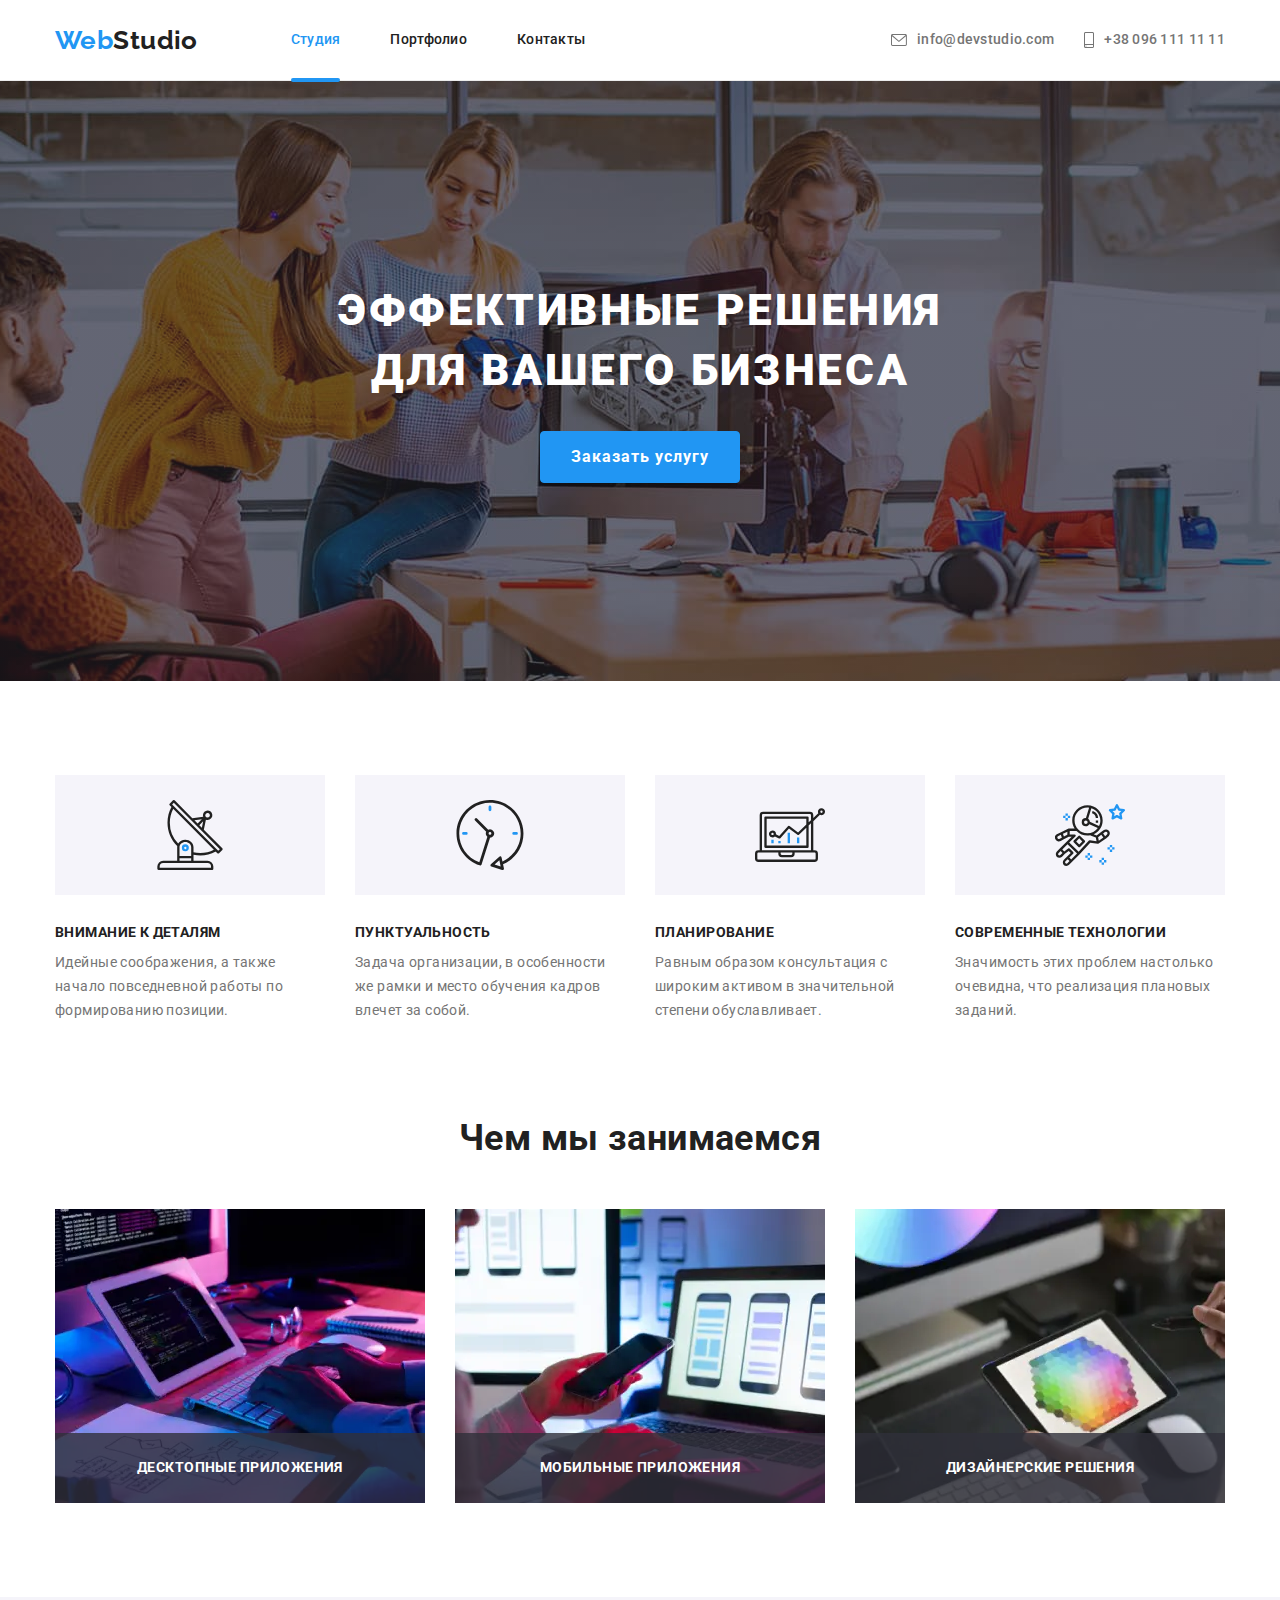
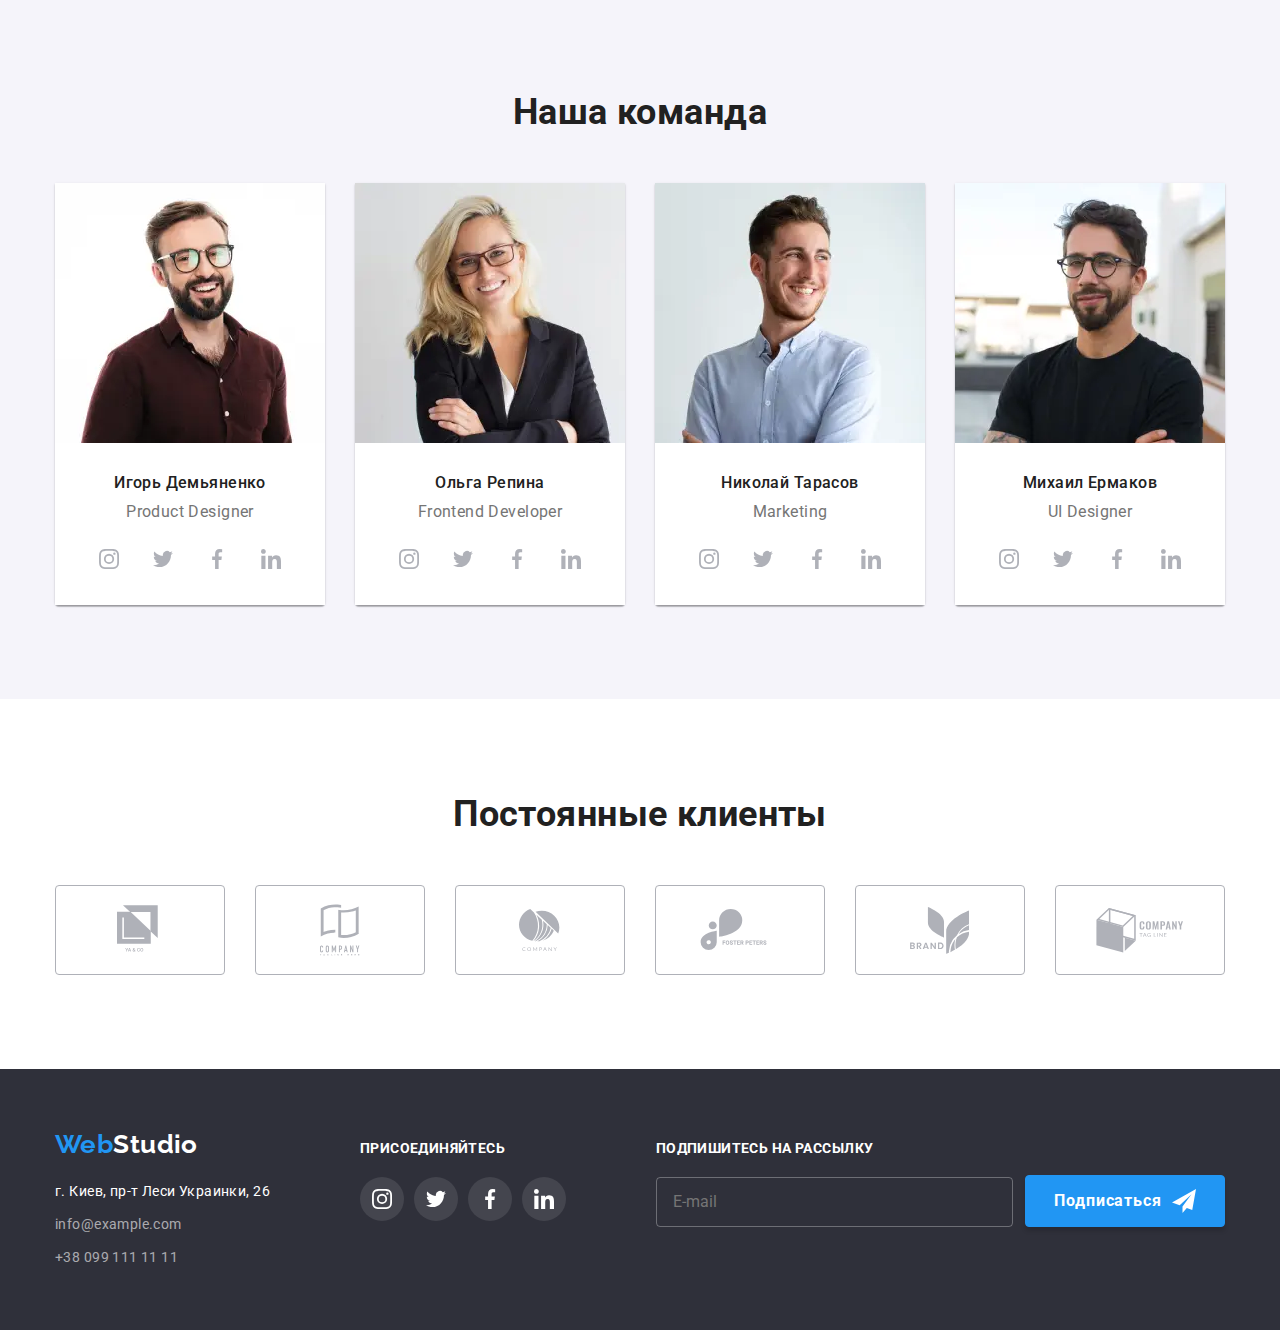
<file: index.html>
<!DOCTYPE html>
<html lang="en">
  <head>
    <meta charset="UTF-8" />
    <meta http-equiv="X-UA-Compatible" content="IE=edge" />
    <meta name="viewport" content="width=device-width, initial-scale=1.0" />
    <meta name="viewport" content="width=device-width, initial-scale=1.0" />
    <title>WebStudio</title>
    <link rel="preconnect" href="https://fonts.gstatic.com" />
    <link rel="preconnect" href="https://fonts.gstatic.com" />
    <link
      href="https://fonts.googleapis.com/css2?family=Raleway:wght@700&family=Roboto:wght@400;500;700;900&display=swap"
      rel="stylesheet"
    />

    <link rel="stylesheet" href="./css/main.min.css" />
  </head>
  <body>
    <!--Шапка: логотип, главная навигация, контактная информация-->
    <header class="header header__border">
      <div class="header__container">
        <a class="logo header__logo" href="./index.html" lang="en">
          Web<span class="logo__studio--cl-dark">Studio</span>
        </a>
        <button
          class="menu-btn"
          type="button"
          aria-controls="menu-container"
          aria-expanded="false"
          data-menu-button
        >
          <svg
            class="menu-btn__icon"
            width="40"
            height="40"
            aria-label="переключатель мобильного меню"
          >
            <use
              class="menu-btn__icon--menu"
              href="./images/sprite.svg#icon-menu"
            ></use>
            <use
              class="menu-btn__icon--close"
              href="./images/sprite.svg#icon-close"
            ></use>
          </svg>
        </button>

        <div class="menu__container" id="menu-container" data-menu>
          <nav class="navigation header__navigation">
            <ul class="navigation__list navigation__list--margin-b">
              <li class="navigation__item navigation__item--position">
                <a
                  class="navigation__link navigation__link--current"
                  href="./index.html"
                  >Студия</a
                >
              </li>
              <li class="navigation__item navigation__item--position">
                <a class="navigation__link" href="./portfolio.html"
                  >Портфолио</a
                >
              </li>
              <li class="navigation__item">
                <a class="navigation__link" href="">Контакты</a>
              </li>
            </ul>
          </nav>

          <ul class="contacts header__contacts">
            <li class="contacts__item contacts__item--margin">
              <a
                class="contacts__link contacts__link--padding-top"
                href="mailto:info@devstudio.com"
              >
                <svg
                  class="
                    contacts__icon
                    contacts__icon--envelope
                    contacts__icon--start
                  "
                >
                  <use href="./images/sprite.svg#envelope"></use>
                </svg>
                info@devstudio.com
              </a>
            </li>
            <li class="contacts__item">
              <a
                class="
                  contacts__link contacts__link--phone contacts__link--padding-b
                "
                href="tel:+380961111111"
              >
                <svg
                  class="
                    contacts__icon
                    contacts__icon--smartphone
                    contacts__icon--start
                  "
                >
                  <use href="./images/sprite.svg#smartphone"></use>
                </svg>
                +38 096 111 11 11
              </a>
            </li>
          </ul>

          <ul class="social__list">
            <li class="social__item">
              <a
                href=""
                class="social__link"
                target="_blank"
                rel="noopener noreferrer"
                lang="en"
                >Instagram</a
              >
            </li>
            <li class="social__item">
              <a
                href=""
                class="social__link"
                target="_blank"
                rel="noopener noreferrer"
                lang="en"
                >Twitter</a
              >
            </li>
            <li class="social__item">
              <a
                href=""
                class="social__link"
                target="_blank"
                rel="noopener noreferrer"
                lang="en"
                >Facebook</a
              >
            </li>
            <li class="social__item">
              <a
                href=""
                class="social__link"
                target="_blank"
                rel="noopener noreferrer"
                lang="en"
                >Linkedin</a
              >
            </li>
          </ul>
        </div>
      </div>
    </header>
    <!--Уникальный контент страницы-->
    <main>
      <!--Секция - Герой: баннер, заголовок и кнопка "Заказать услугу"-->
      <section class="banner banner--center">
        <div class="banner__container">
          <h1 class="page-title banner__page-title">
            Эффективные решения <br />
            для вашего бизнеса
          </h1>
          <button class="button" type="button" data-modal-open>
            Заказать услугу
          </button>
        </div>
        <!-- секция модального окна -->
      </section>
      <div class="backdrop is-hidden" data-modal>
        <div class="modal">
          <button
            type="button"
            class="btn-close modal__btn-close"
            data-modal-close
          >
            <svg class="btn-close__icon">
              <use href="./images/sprite.svg#close-black"></use>
            </svg>
          </button>
          <p class="form__title form__title--margin-b">
            Оставьте свои данные, мы вам перезвоним
          </p>
          <form data-form>
            <label class="form__label form__label--margin-b" for="user-name">
              Имя
            </label>
            <div class="form__wraper">
              <input
                class="form__input"
                name="user-name"
                type="text"
                id="user-name"
                required
              />
              <svg class="form__icon form__icon--position">
                <use href="./images/sprite.svg#person"></use>
              </svg>
            </div>
            <label class="form__label form__label--margin-b" for="user-tel">
              Телефон
            </label>
            <div class="form__wraper">
              <input
                class="form__input"
                name="user-tel"
                type="tel"
                id="user-tel"
                required
              />
              <svg class="form__icon form__icon--position">
                <use href="./images/sprite.svg#phone"></use>
              </svg>
            </div>
            <label class="form__label form__label--margin-b" for="user-mail">
              Почта
            </label>
            <div class="form__wraper">
              <input
                class="form__input"
                name="user-email"
                type="email"
                id="user-mail"
                required
              />
              <svg class="form__icon form__icon--position">
                <use href="./images/sprite.svg#email"></use>
              </svg>
            </div>
            <label class="form__label form__label--margin-b" for="messege-area"
              >Комментарий
            </label>
            <textarea
              class="form__msg-area form__msg-area--margin-b"
              name="messege-area"
              id="messege-area"
              placeholder="Введите текст"
            ></textarea>

            <input
              class="visually-hidden checkbox"
              type="checkbox"
              name="policy-agreement"
              id="checkbox"
              required
            />
            <label
              class="checkbox__label checkbox__label--margin-b"
              for="checkbox"
            >
              Соглашаюсь с рассылкой и принимаю
              <a
                class="checkbox__policy-link checkbox__policy-link--position"
                href="#"
              >
                Условия договора</a
              >
            </label>
            <button class="button modal__button" type="submit">
              Отправить
            </button>
          </form>
        </div>
      </div>
      <!--Секция - Наши принципы-->
      <section class="skills">
        <div class="skills__container">
          <h2 class="visually-hidden">Наши принципы</h2>
          <ul class="skills__list skills__grid">
            <li class="skills__item skills__grid-item">
              <div class="skills__icon skills__icon--margin">
                <svg class="skills__img">
                  <use href="./images/sprite.svg#antenna"></use>
                </svg>
              </div>
              <p class="skills__item-title skills__item-title--margin-b">
                Внимание к деталям
              </p>
              <p>
                Идейные соображения, а также начало повседневной работы по
                формированию позиции.
              </p>
            </li>

            <li class="skills__item skills__grid-item">
              <div class="skills__icon skills__icon--margin">
                <svg class="skills__img">
                  <use href="./images/sprite.svg#clock"></use>
                </svg>
              </div>
              <p class="skills__item-title skills__item-title--margin-b">
                Пунктуальность
              </p>
              <p>
                Задача организации, в особенности же рамки и место обучения
                кадров влечет за собой.
              </p>
            </li>

            <li class="skills__item skills__grid-item">
              <div class="skills__icon skills__icon--margin">
                <svg class="skills__img">
                  <use href="./images/sprite.svg#diagram"></use>
                </svg>
              </div>
              <p class="skills__item-title skills__item-title--margin-b">
                Планирование
              </p>
              <p>
                Равным образом консультация с широким активом в значительной
                степени обуславливает.
              </p>
            </li>

            <li class="skills__item skills__grid-item">
              <div class="skills__icon skills__icon--margin">
                <svg class="skills__img">
                  <use href="./images/sprite.svg#astronaut"></use>
                </svg>
              </div>

              <p class="skills__item-title skills__item-title--margin-b">
                Современные технологии
              </p>
              <p>
                Значимость этих проблем настолько очевидна, что реализация
                плановых заданий.
              </p>
            </li>
          </ul>
        </div>
      </section>
      <!--Секция - Решения: фотографии-->
      <section class="solutions">
        <div class="solutions__container">
          <h2
            class="solutions__section-title solutions__section-title--margin-b"
          >
            Чем мы занимаемся
          </h2>
          <ul class="solutions__list solutions__grid">
            <li class="solutions__item solutions__grid-item">
              <picture>
                <source
                  srcset="
                    ./images/work/work@1x.webp 1x,
                    ./images/work/work@2x.webp 2x
                  "
                  type="image/webp"
                />

                <source
                  srcset="
                    ./images/work/work@1x.jpg 1x,
                    ./images/work/work@2x.jpg 2x
                  "
                  type="image/jpeg"
                />
                <img
                  src="./images/work/work@1x.jpg"
                  alt="Десктопные приложения"
                />
              </picture>
              <div class="solutions__overlay solutions__overlay--position">
                <p class="solutions__txt">Десктопные приложения</p>
              </div>
            </li>

            <li class="solutions__item solutions__grid-item">
              <picture>
                <source
                  srcset="
                    ./images/work/work2@1x.webp 1x,
                    ./images/work/work2@2x.webp 2x
                  "
                  type="image/webp"
                />

                <source
                  srcset="
                    ./images/work/work2@1x.jpg 1x,
                    ./images/work/work2@2x.jpg 2x
                  "
                  type="image/jpeg"
                />
                <img
                  src="./images/work/work2@1x.jpg"
                  alt="Десктопные приложения"
                />
              </picture>
              <div class="solutions__overlay solutions__overlay--position">
                <p class="solutions__txt">Мобильные приложения</p>
              </div>
            </li>

            <li class="solutions__item solutions__grid-item">
              <picture>
                <source
                  srcset="
                    ./images/work/work3@1x.webp 1x,
                    ./images/work/work3@2x.webp 2x
                  "
                  type="image/webp"
                />

                <source
                  srcset="
                    ./images/work/work3@1x.jpg 1x,
                    ./images/work/work3@2x.jpg 2x
                  "
                  type="image/jpeg"
                />
                <img
                  src="./images/work/work3@1x.jpg"
                  alt="Десктопные приложения"
                />
              </picture>
              <div class="solutions__overlay solutions__overlay--position">
                <p class="solutions__txt">Дизайнерские решения</p>
              </div>
            </li>
          </ul>
        </div>
      </section>
      <!--Секция - Наша команда-->
      <section class="team">
        <div class="team__container">
          <h2 class="team__section-title team__section-title--margin-b">
            Наша команда
          </h2>
          <ul class="team__list team__grid">
            <li class="card team__item team__grid-item">
              <picture>
                <source
                  srcset="
                    ./images/team/desktop1@1x.webp 1x,
                    ./images/team/desktop1@2x.webp 2x
                  "
                  media="(min-width:1200px)"
                  type="image/webp"
                />
                <source
                  srcset="
                    ./images/team/desktop1@1x.jpg 1x,
                    ./images/team/desktop1@2x.jpg 2x
                  "
                  media="(min-width:1200px)"
                  type="image/jpeg"
                />
                <source
                  srcset="
                    ./images/team/tablet1@1x.webp 1x,
                    ./images/team/tablet1@2x.webp 2x
                  "
                  media="(min-width:768px)"
                  type="image/webp"
                />
                <source
                  srcset="
                    ./images/team/tablet1@1x.jpg 1x,
                    ./images/team/tablet1@2x.jpg 2x
                  "
                  media="(min-width:768px)"
                  type="image/jpeg"
                />
                <source
                  srcset="
                    ./images/team/mobile1@1x.webp 1x,
                    ./images/team/mobile1@2x.webp 2x
                  "
                  media="(max-width:767.98px)"
                  type="image/webp"
                />
                <source
                  srcset="
                    ./images/team/mobile1@1x.jpg 1x,
                    ./images/team/mobile1@2x.jpg 2x
                  "
                  media="(max-width:767.98px)"
                  type="image/jpeg"
                />
                <img src="./images/team/mobile1@1x.jpg" alt="Михаил Ермаков" />
              </picture>
              <div class="card__content">
                <h3 class="card__name card__name--margin">Игорь Демьяненко</h3>
                <p class="card__txt card__txt--margin" lang="en">
                  Product Designer
                </p>
                <ul class="network">
                  <li class="network__item">
                    <a
                      class="network__link"
                      href=""
                      target="_blank"
                      rel="noopener noreferrer"
                      aria-label="Ссылка на Инстаграм"
                    >
                      <svg class="network__icon">
                        <use href="./images/sprite.svg#instagram"></use>
                      </svg>
                    </a>
                  </li>

                  <li class="network__item">
                    <a
                      class="network__link"
                      href=""
                      target="_blank"
                      rel="noopener noreferrer"
                      aria-label="Ссылка на Твиттер"
                    >
                      <svg class="network__icon">
                        <use href="./images/sprite.svg#twitter"></use>
                      </svg>
                    </a>
                  </li>

                  <li class="network__item">
                    <a
                      class="network__link"
                      href=""
                      target="_blank"
                      rel="noopener noreferrer"
                      aria-label="Ссылка на Фейсбук"
                    >
                      <svg class="network__icon">
                        <use href="./images/sprite.svg#facebook"></use>
                      </svg>
                    </a>
                  </li>

                  <li class="network__item">
                    <a
                      class="network__link"
                      href=""
                      target="_blank"
                      rel="noopener noreferrer"
                      aria-label="Ссылка на Линкедин"
                    >
                      <svg class="network__icon">
                        <use href="./images/sprite.svg#linkedin"></use>
                      </svg>
                    </a>
                  </li>
                </ul>
              </div>
            </li>

            <li class="card team__item team__grid-item">
              <picture>
                <source
                  srcset="
                    ./images/team/desktop2@1x.webp 1x,
                    ./images/team/desktop2@2x.webp 2x
                  "
                  media="(min-width:1200px)"
                  type="image/webp"
                />
                <source
                  srcset="
                    ./images/team/desktop2@1x.jpg 1x,
                    ./images/team/desktop2@2x.jpg 2x
                  "
                  media="(min-width:1200px)"
                  type="image/jpeg"
                />
                <source
                  srcset="
                    ./images/team/tablet2@1x.webp 1x,
                    ./images/team/tablet2@2x.webp 2x
                  "
                  media="(min-width:768px)"
                  type="image/webp"
                />
                <source
                  srcset="
                    ./images/team/tablet2@1x.jpg 1x,
                    ./images/team/tablet2@2x.jpg 2x
                  "
                  media="(min-width:768px)"
                  type="image/jpeg"
                />
                <source
                  srcset="
                    ./images/team/mobile2@1x.webp 1x,
                    ./images/team/mobile2@2x.webp 2x
                  "
                  media="(max-width:767.98px)"
                  type="image/webp"
                />
                <source
                  srcset="
                    ./images/team/mobile2@1x.jpg 1x,
                    ./images/team/mobile2@2x.jpg 2x
                  "
                  media="(max-width:767.98px)"
                  type="image/jpeg"
                />
                <img src="./images/team/mobile2@1x.jpg" alt="Михаил Ермаков" />
              </picture>
              <div class="card__content">
                <h3 class="card__name card__name--margin">Ольга Репина</h3>
                <p class="card__txt card__txt--margin" lang="en">
                  Frontend Developer
                </p>
                <ul class="network">
                  <li class="network__item">
                    <a
                      class="network__link"
                      href=""
                      target="_blank"
                      rel="noopener noreferrer"
                      aria-label="Ссылка на Инстаграм"
                    >
                      <svg class="network__icon">
                        <use href="./images/sprite.svg#instagram"></use>
                      </svg>
                    </a>
                  </li>

                  <li class="network__item">
                    <a
                      class="network__link"
                      href=""
                      target="_blank"
                      rel="noopener noreferrer"
                      aria-label="Ссылка на Твиттер"
                    >
                      <svg class="network__icon">
                        <use href="./images/sprite.svg#twitter"></use>
                      </svg>
                    </a>
                  </li>

                  <li class="network__item">
                    <a
                      class="network__link"
                      href=""
                      target="_blank"
                      rel="noopener noreferrer"
                      aria-label="Ссылка на Фейсбук"
                    >
                      <svg class="network__icon">
                        <use href="./images/sprite.svg#facebook"></use>
                      </svg>
                    </a>
                  </li>

                  <li class="network__item">
                    <a
                      class="network__link"
                      href=""
                      target="_blank"
                      rel="noopener noreferrer"
                      aria-label="Ссылка на Линкедин"
                    >
                      <svg class="network__icon">
                        <use href="./images/sprite.svg#linkedin"></use>
                      </svg>
                    </a>
                  </li>
                </ul>
              </div>
            </li>

            <li class="card team__item team__grid-item">
              <picture>
                <source
                  srcset="
                    ./images/team/desktop3@1x.webp 1x,
                    ./images/team/desktop3@2x.webp 2x
                  "
                  media="(min-width:1200px)"
                  type="image/webp"
                />
                <source
                  srcset="
                    ./images/team/desktop3@1x.jpg 1x,
                    ./images/team/desktop3@2x.jpg 2x
                  "
                  media="(min-width:1200px)"
                  type="image/jpeg"
                />
                <source
                  srcset="
                    ./images/team/tablet3@1x.webp 1x,
                    ./images/team/tablet3@2x.webp 2x
                  "
                  media="(min-width:768px)"
                  type="image/webp"
                />
                <source
                  srcset="
                    ./images/team/tablet3@1x.jpg 1x,
                    ./images/team/tablet3@2x.jpg 2x
                  "
                  media="(min-width:768px)"
                  type="image/jpeg"
                />
                <source
                  srcset="
                    ./images/team/mobile3@1x.webp 1x,
                    ./images/team/mobile3@2x.webp 2x
                  "
                  media="(max-width:767.98px)"
                  type="image/webp"
                />
                <source
                  srcset="
                    ./images/team/mobile3@1x.jpg 1x,
                    ./images/team/mobile3@2x.jpg 2x
                  "
                  media="(max-width:767.98px)"
                  type="image/jpeg"
                />
                <img src="./images/team/mobile3@1x.jpg" alt="Михаил Ермаков" />
              </picture>
              <div class="card__content">
                <h3 class="card__name card__name--margin">Николай Тарасов</h3>
                <p class="card__txt card__txt--margin" lang="en">Marketing</p>

                <ul class="network">
                  <li class="network__item">
                    <a
                      class="network__link"
                      href=""
                      target="_blank"
                      rel="noopener noreferrer"
                      aria-label="Ссылка на Инстаграм"
                    >
                      <svg class="network__icon">
                        <use href="./images/sprite.svg#instagram"></use>
                      </svg>
                    </a>
                  </li>

                  <li class="network__item">
                    <a
                      class="network__link"
                      href=""
                      target="_blank"
                      rel="noopener noreferrer"
                      aria-label="Ссылка на Твиттер"
                    >
                      <svg class="network__icon">
                        <use href="./images/sprite.svg#twitter"></use>
                      </svg>
                    </a>
                  </li>

                  <li class="network__item">
                    <a
                      class="network__link"
                      href=""
                      target="_blank"
                      rel="noopener noreferrer"
                      aria-label="Ссылка на Фейсбук"
                    >
                      <svg class="network__icon">
                        <use href="./images/sprite.svg#facebook"></use>
                      </svg>
                    </a>
                  </li>

                  <li class="network__item">
                    <a
                      class="network__link"
                      href=""
                      target="_blank"
                      rel="noopener noreferrer"
                      aria-label="Ссылка на Линкедин"
                    >
                      <svg class="network__icon">
                        <use href="./images/sprite.svg#linkedin"></use>
                      </svg>
                    </a>
                  </li>
                </ul>
              </div>
            </li>

            <li class="card team__item team__grid-item">
              <picture>
                <source
                  srcset="
                    ./images/team/desktop4@1x.webp 1x,
                    ./images/team/desktop4@2x.webp 2x
                  "
                  media="(min-width:1200px)"
                  type="image/webp"
                />
                <source
                  srcset="
                    ./images/team/desktop4@1x.jpg 1x,
                    ./images/team/desktop4@2x.jpg 2x
                  "
                  media="(min-width:1200px)"
                  type="image/jpeg"
                />
                <source
                  srcset="
                    ./images/team/tablet4@1x.webp 1x,
                    ./images/team/tablet4@2x.webp 2x
                  "
                  media="(min-width:768px)"
                  type="image/webp"
                />
                <source
                  srcset="
                    ./images/team/tablet4@1x.jpg 1x,
                    ./images/team/tablet4@2x.jpg 2x
                  "
                  media="(min-width:768px)"
                  type="image/jpeg"
                />
                <source
                  srcset="
                    ./images/team/mobile4@1x.webp 1x,
                    ./images/team/mobile4@2x.webp 2x
                  "
                  media="(max-width:767.98px)"
                  type="image/webp"
                />
                <source
                  srcset="
                    ./images/team/mobile4@1x.jpg 1x,
                    ./images/team/mobile4@2x.jpg 2x
                  "
                  media="(max-width:767.98px)"
                  type="image/jpeg"
                />
                <img src="./images/team/mobile4@1x.jpg" alt="Михаил Ермаков" />
              </picture>

              <div class="card__content">
                <h3 class="card__name card__name--margin">Михаил Ермаков</h3>
                <p class="card__txt card__txt--margin" lang="en">UI Designer</p>

                <ul class="network">
                  <li class="network__item">
                    <a
                      class="network__link"
                      href=""
                      target="_blank"
                      rel="noopener noreferrer"
                      aria-label="Ссылка на Инстаграм"
                    >
                      <svg class="network__icon">
                        <use href="./images/sprite.svg#instagram"></use>
                      </svg>
                    </a>
                  </li>

                  <li class="network__item">
                    <a
                      class="network__link"
                      href=""
                      target="_blank"
                      rel="noopener noreferrer"
                      aria-label="Ссылка на Твиттер"
                    >
                      <svg class="network__icon">
                        <use href="./images/sprite.svg#twitter"></use>
                      </svg>
                    </a>
                  </li>

                  <li class="network__item">
                    <a
                      class="network__link"
                      href=""
                      target="_blank"
                      rel="noopener noreferrer"
                      aria-label="Ссылка на Фейсбук"
                    >
                      <svg class="network__icon">
                        <use href="./images/sprite.svg#facebook"></use>
                      </svg>
                    </a>
                  </li>

                  <li class="network__item">
                    <a
                      class="network__link"
                      href=""
                      target="_blank"
                      rel="noopener noreferrer"
                      aria-label="Ссылка на Линкедин"
                    >
                      <svg class="network__icon">
                        <use href="./images/sprite.svg#linkedin"></use>
                      </svg>
                    </a>
                  </li>
                </ul>
              </div>
            </li>
          </ul>
        </div>
      </section>
      <!-- Секция - Постоянные клиенты -->
      <section class="clients">
        <div class="clients__coctent-container">
          <h2 class="clients__section-title clients__section-title--margin-b">
            Постоянные клиенты
          </h2>
          <ul class="clients__list clients__grid">
            <li class="clients__item clients__grid-item">
              <a href="" class="clients__link">
                <svg class="clients__icon" width="45px" height="50px">
                  <use href="./images/sprite.svg#logo-1"></use>
                </svg>
              </a>
            </li>

            <li class="clients__item clients__grid-item">
              <a href="" class="clients__link">
                <svg class="clients__icon" width="40px" height="52px">
                  <use href="./images/sprite.svg#logo-2"></use>
                </svg>
              </a>
            </li>

            <li class="clients__item clients__grid-item">
              <a href="" class="clients__link">
                <svg class="clients__icon" width="41px" height="42.5px">
                  <use href="./images/sprite.svg#logo-3"></use>
                </svg>
              </a>
            </li>

            <li class="clients__item clients__grid-item">
              <a href="" class="clients__link">
                <svg class="clients__icon" width="80px" height="42px">
                  <use href="./images/sprite.svg#logo-4"></use>
                </svg>
              </a>
            </li>

            <li class="clients__item clients__grid-item">
              <a href="" class="clients__link">
                <svg class="clients__icon" width="59px" height="47px">
                  <use href="./images/sprite.svg#logo-5"></use>
                </svg>
              </a>
            </li>

            <li class="clients__item clients__grid-item">
              <a href="" class="clients__link">
                <svg class="clients__icon" width="88px" height="45px">
                  <use href="./images/sprite.svg#logo-6"></use>
                </svg>
              </a>
            </li>
          </ul>
        </div>
      </section>
    </main>
    <!--Футер: логотип, адрес, контактная информация-->
    <footer class="footer">
      <div class="footer__content-container">
        <div class="address footer__address">
          <a class="logo footer__logo" href="./index.html" lang="en">
            Web<span class="logo__studio--cl-white">Studio</span>
          </a>
          <address>
            <ul class="address__list">
              <li
                class="
                  address__item address__item--margin address__item--color-white
                "
              >
                <a
                  class="address__link"
                  href="https://www.google.pl/maps/place/Lesi+Ukrainky+Blvd,+26,+Kyiv,+Ukraina,+02000/@50.4265841,30.5361971,17z/data=!3m1!4b1!4m5!3m4!1s0x40d4cf0e033ecbe9:0x57a4dffefec77da0!8m2!3d50.4265807!4d30.5383858?hl=pl&authuser=1"
                  target="_blank"
                  rel="noopener noreferrer"
                >
                  г. Киев, пр-т Леси Украинки, 26
                </a>
              </li>
              <li class="address__item address__item--margin">
                <a class="address__link" href="mailto:info@example.com"
                  >info@example.com</a
                >
              </li>
              <li class="address__item">
                <a class="address__link" href="tel:+380991111111"
                  >+38 099 111 11 11</a
                >
              </li>
            </ul>
          </address>
        </div>
        <div class="join footer__join">
          <p class="footer__item-title footer__item-title--margin-b">
            присоединяйтесь
          </p>
          <ul class="network footer__network">
            <li class="network__item">
              <a
                class="network__link network__link--bg-color"
                href=""
                target="_blank"
                rel="noopener noreferrer"
                aria-label="Ссылка на Инстаграм"
              >
                <svg class="network__icon network__icon--color">
                  <use href="./images/sprite.svg#instagram"></use>
                </svg>
              </a>
            </li>

            <li class="network__item">
              <a
                class="network__link network__link--bg-color"
                href=""
                target="_blank"
                rel="noopener noreferrer"
                aria-label="Ссылка на Твиттер"
              >
                <svg class="network__icon network__icon--color">
                  <use href="./images/sprite.svg#twitter"></use>
                </svg>
              </a>
            </li>

            <li class="network__item">
              <a
                class="network__link network__link--bg-color"
                href=""
                target="_blank"
                rel="noopener noreferrer"
                aria-label="Ссылка на Фейсбук"
              >
                <svg class="network__icon network__icon--color">
                  <use href="./images/sprite.svg#facebook"></use>
                </svg>
              </a>
            </li>

            <li class="network__item">
              <a
                class="network__link network__link--bg-color"
                href=""
                target="_blank"
                rel="noopener noreferrer"
                aria-label="Ссылка на Линкедин"
              >
                <svg class="network__icon network__icon--color">
                  <use href="./images/sprite.svg#linkedin"></use>
                </svg>
              </a>
            </li>
          </ul>
        </div>
        <div class="subscribe">
          <form class="subscribe__form">
            <div role="group" class="subscribe__wraper">
              <label
                class="
                  footer__item-title
                  footer__item-title--display
                  footer__item-title--margin-b
                "
                for="subscribe"
                >Подпишитесь на рассылку
              </label>
              <input
                class="subscribe__input subscribe__input--margin-b"
                type="email"
                name="subscribe"
                placeholder="E-mail"
                id="subscribe"
                required
              />
            </div>

            <button type="submit" class="button subscribe__btn">
              Подписаться
              <svg class="subscribe__icon subscribe__icon--end">
                <use href="./images/sprite.svg#send"></use>
              </svg>
            </button>
          </form>
        </div>
      </div>
    </footer>
    <script src="index.js" type="module"></script>
  </body>
</html>
</file>
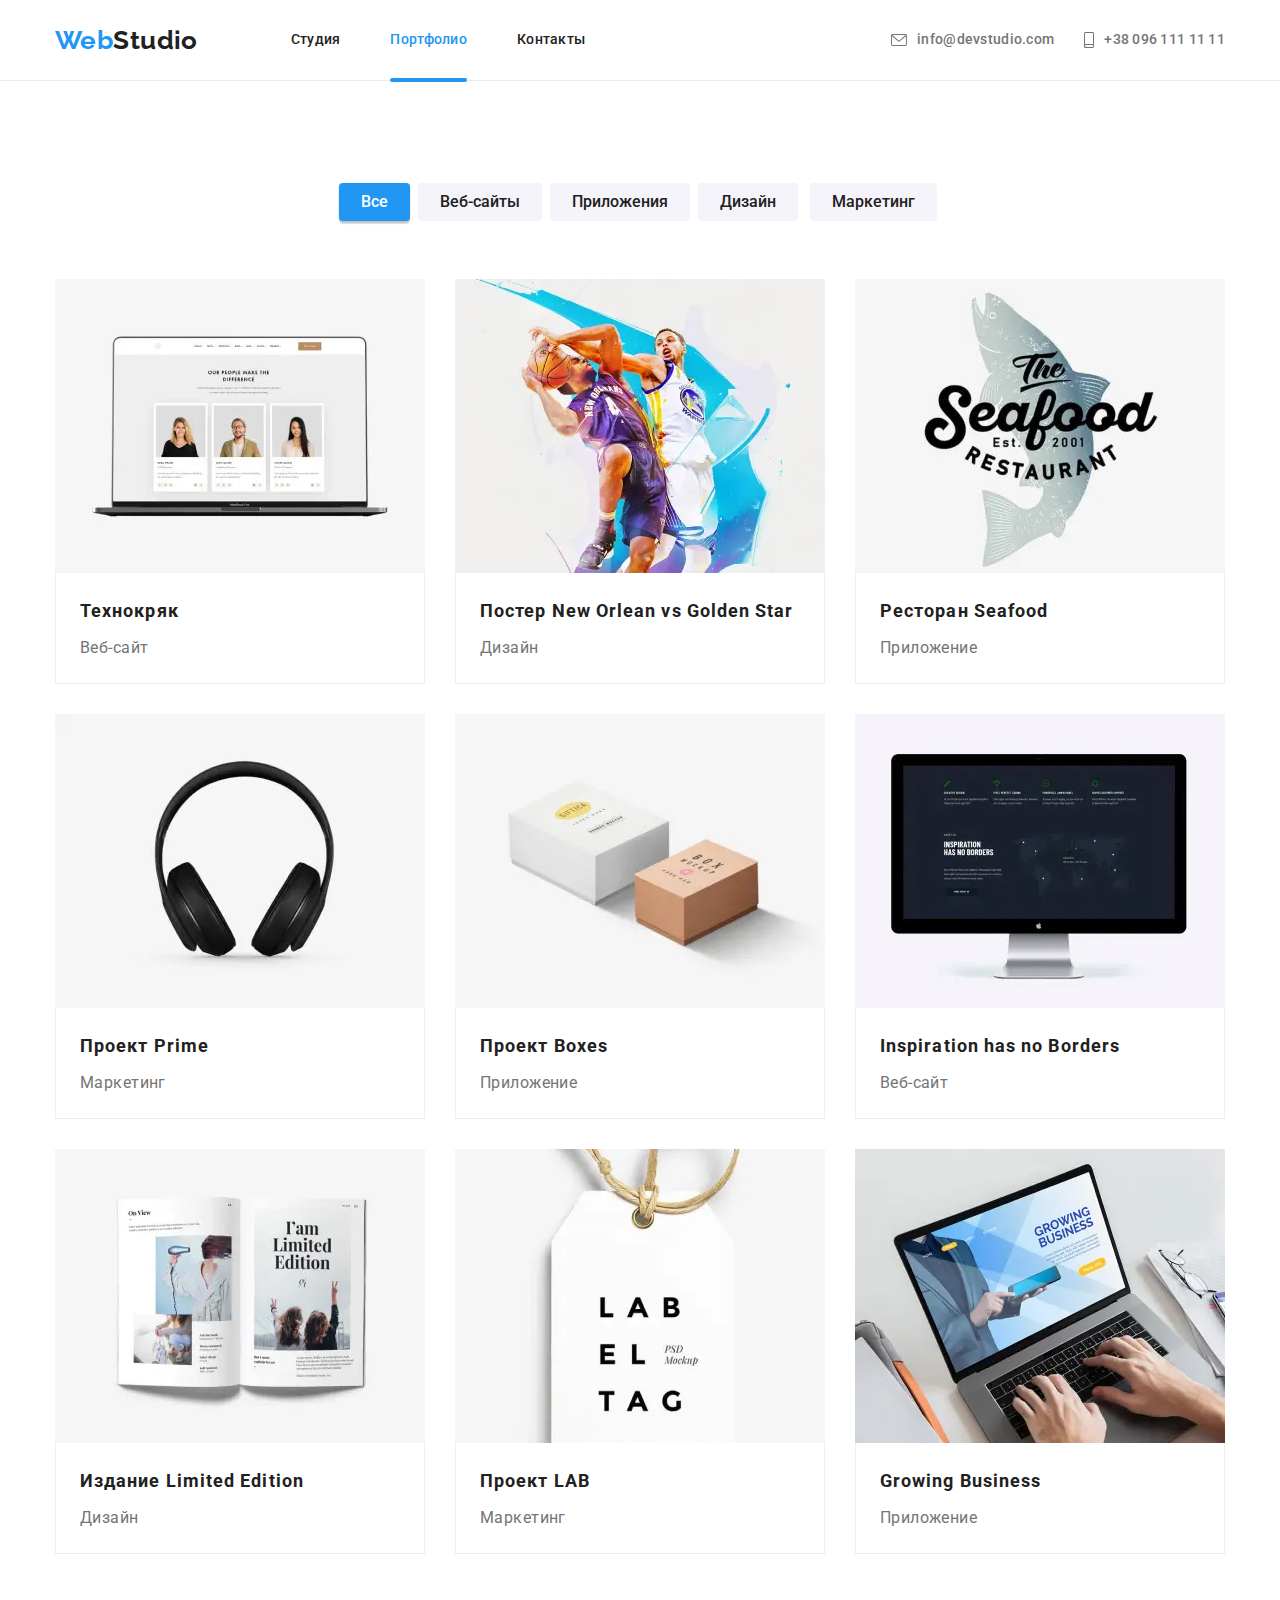
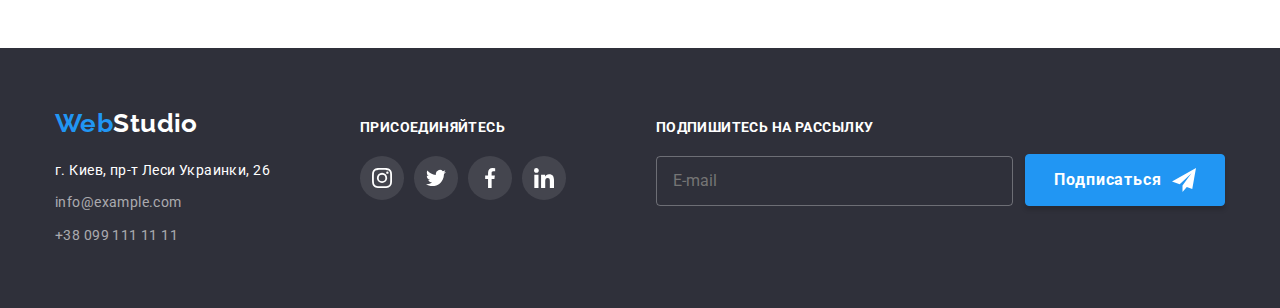
<file: portfolio.html>
<!DOCTYPE html>
<html lang="en">
  <head>
    <meta charset="UTF-8" />
    <meta http-equiv="X-UA-Compatible" content="IE=edge" />
    <meta name="viewport" content="width=device-width, initial-scale=1.0" />
    <meta name="viewport" content="width=device-width, initial-scale=1.0" />
    <title>Portfolio</title>
    <link rel="preconnect" href="https://fonts.gstatic.com" />
    <link rel="preconnect" href="https://fonts.gstatic.com" />
    <link
      href="https://fonts.googleapis.com/css2?family=Raleway:wght@700&family=Roboto:wght@400;500;700;900&display=swap"
      rel="stylesheet"
    />
    <link rel="stylesheet" href="./css/main.min.css" />
  </head>
  <body>
    <!--Шапка: логотип, главная навигация, контактная информация-->
    <header class="header header__border">
      <div class="header__container">
        <a class="logo header__logo" href="./index.html" lang="en">
          Web<span class="logo__studio--cl-dark">Studio</span>
        </a>
        <button
          class="menu-btn"
          type="button"
          aria-controls="menu-container"
          aria-expanded="false"
          data-menu-button
        >
          <svg
            class="menu-btn__icon"
            width="40"
            height="40"
            aria-label="переключатель мобильного меню"
          >
            <use
              class="menu-btn__icon--menu"
              href="./images/sprite.svg#icon-menu"
            ></use>
            <use
              class="menu-btn__icon--close"
              href="./images/sprite.svg#icon-close"
            ></use>
          </svg>
        </button>

        <div class="menu__container" id="menu-container" data-menu>
          <nav class="navigation header__navigation">
            <ul class="navigation__list navigation__list--margin-b">
              <li class="navigation__item navigation__item--position">
                <a class="navigation__link" href="./index.html">Студия</a>
              </li>
              <li class="navigation__item navigation__item--position">
                <a
                  class="navigation__link navigation__link--current"
                  href="./portfolio.html"
                  >Портфолио</a
                >
              </li>
              <li class="navigation__item">
                <a class="navigation__link" href="">Контакты</a>
              </li>
            </ul>
          </nav>

          <ul class="contacts header__contacts">
            <li class="contacts__item contacts__item--margin">
              <a
                class="contacts__link contacts__link--padding-top"
                href="mailto:info@devstudio.com"
              >
                <svg
                  class="
                    contacts__icon
                    contacts__icon--envelope
                    contacts__icon--start
                  "
                >
                  <use href="./images/sprite.svg#envelope"></use>
                </svg>
                info@devstudio.com
              </a>
            </li>
            <li class="contacts__item">
              <a
                class="
                  contacts__link contacts__link--phone contacts__link--padding-b
                "
                href="tel:+380961111111"
              >
                <svg
                  class="
                    contacts__icon
                    contacts__icon--smartphone
                    contacts__icon--start
                  "
                >
                  <use href="./images/sprite.svg#smartphone"></use>
                </svg>
                +38 096 111 11 11
              </a>
            </li>
          </ul>

          <ul class="social__list">
            <li class="social__item">
              <a
                href=""
                class="social__link"
                target="_blank"
                rel="noopener noreferrer"
                lang="en"
                >Instagram</a
              >
            </li>
            <li class="social__item">
              <a
                href=""
                class="social__link"
                target="_blank"
                rel="noopener noreferrer"
                lang="en"
                >Twitter</a
              >
            </li>
            <li class="social__item">
              <a
                href=""
                class="social__link"
                target="_blank"
                rel="noopener noreferrer"
                lang="en"
                >Facebook</a
              >
            </li>
            <li class="social__item">
              <a
                href=""
                class="social__link"
                target="_blank"
                rel="noopener noreferrer"
                lang="en"
                >Linkedin</a
              >
            </li>
          </ul>
        </div>
      </div>
    </header>
    <!-- Уникальный контент страницы -->
    <main>
      <section class="portfolio">
        <div class="portfolio__content-container">
          <h1 class="visually-hidden">Галереея работ</h1>

          <ul class="btn-set btn-set--margin-b btn-set__grid">
            <li class="btn-set__grid-item">
              <button
                class="btn-set__item btn-set__item--current"
                type="button"
              >
                Все
              </button>
            </li>
            <li class="btn-set__grid-item">
              <button class="btn-set__item" type="button">
                Веб&#8209;сайты
              </button>
            </li>
            <li class="btn-set__grid-item">
              <button class="btn-set__item" type="button">Приложения</button>
            </li>
            <li class="btn-set__grid-item">
              <button class="btn-set__item" type="button">Дизайн</button>
            </li>
            <li class="btn-set__grid-item">
              <button class="btn-set__item" type="button">Маркетинг</button>
            </li>
          </ul>

          <ul class="grid">
            <li class="grid__item">
              <a class="product" href=" ">
                <div class="product__shadow">
                  <div class="product__relative-wraper">
                    <picture>
                      <source
                        srcset="
                          ./images/portfolio/desktop1@1x.webp 1x,
                          ./images/portfolio/desktop1@2x.webp 2x
                        "
                        media="(min-width:1200px)"
                        type="image/webp"
                      />
                      <source
                        srcset="
                          ./images/portfolio/desktop1@1x.jpg 1x,
                          ./images/portfolio/desktop1@2x.jpg 2x
                        "
                        media="(min-width:1200px)"
                        type="image/jpeg"
                      />
                      <source
                        srcset="
                          ./images/portfolio/tablet1@1x.webp 1x,
                          ./images/portfolio/tablet1@2x.webp 2x
                        "
                        media="(min-width:768px)"
                        type="image/webp"
                      />
                      <source
                        srcset="
                          ./images/portfolio/tablet1@1x.jpg 1x,
                          ./images/portfolio/tablet1@2x.jpg 2x
                        "
                        media="(min-width:768px)"
                        type="image/jpeg"
                      />
                      <source
                        srcset="
                          ./images/portfolio/mobile1@1x.webp 1x,
                          ./images/portfolio/mobile1@2x.webp 2x
                        "
                        media="(max-width:767.98px)"
                        type="image/webp"
                      />
                      <source
                        srcset="
                          ./images/portfolio/mobile1@1x.jpg 1x,
                          ./images/portfolio/mobile1@2x.jpg 2x
                        "
                        media="(max-width:767.98px)"
                        type="image/jpeg"
                      />
                      <img
                        src="./images/portfolio/mobile1@1x.jpg"
                        alt="Михаил Ермаков"
                      />
                    </picture>
                    <div class="product__overlay product__overlay--position">
                      <p class="product__overlay-txt">
                        Технокряк это современная площадка распространения
                        коронавируса. Компании используют эту платформу для
                        цифрового шпионажа и атак на защищённые сервера
                        конкурентов.
                      </p>
                    </div>
                  </div>
                  <div class="product__content">
                    <h2 class="product__name">Технокряк</h2>
                    <p class="product__txt product__txt--margin">Веб-сайт</p>
                  </div>
                </div>
              </a>
            </li>

            <li class="grid__item">
              <a class="product" href=" ">
                <div class="product__shadow">
                  <div class="product__relative-wraper">
                    <picture>
                      <source
                        srcset="
                          ./images/portfolio/desktop2@1x.webp 1x,
                          ./images/portfolio/desktop2@2x.webp 2x
                        "
                        media="(min-width:1200px)"
                        type="image/webp"
                      />
                      <source
                        srcset="
                          ./images/portfolio/desktop2@1x.jpg 1x,
                          ./images/portfolio/desktop2@2x.jpg 2x
                        "
                        media="(min-width:1200px)"
                        type="image/jpeg"
                      />
                      <source
                        srcset="
                          ./images/portfolio/tablet2@1x.webp 1x,
                          ./images/portfolio/tablet2@2x.webp 2x
                        "
                        media="(min-width:768px)"
                        type="image/webp"
                      />
                      <source
                        srcset="
                          ./images/portfolio/tablet2@1x.jpg 1x,
                          ./images/portfolio/tablet2@2x.jpg 2x
                        "
                        media="(min-width:768px)"
                        type="image/jpeg"
                      />
                      <source
                        srcset="
                          ./images/portfolio/mobile2@1x.webp 1x,
                          ./images/portfolio/mobile2@2x.webp 2x
                        "
                        media="(max-width:767.98px)"
                        type="image/webp"
                      />
                      <source
                        srcset="
                          ./images/portfolio/mobile2@1x.jpg 1x,
                          ./images/portfolio/mobile2@2x.jpg 2x
                        "
                        media="(max-width:767.98px)"
                        type="image/jpeg"
                      />
                      <img
                        src="./images/portfolio/mobile2@1x.jpg"
                        alt="Михаил Ермаков"
                      />
                    </picture>
                    <div class="product__overlay product__overlay--position">
                      <p class="product__overlay-txt">
                        Технокряк это современная площадка распространения
                        коронавируса. Компании используют эту платформу для
                        цифрового шпионажа и атак на защищённые сервера
                        конкурентов.
                      </p>
                    </div>
                  </div>
                  <div class="product__content">
                    <h2 class="product__name">
                      Постер New Orlean vs Golden Star
                    </h2>
                    <p class="product__txt product__txt--margin">Дизайн</p>
                  </div>
                </div>
              </a>
            </li>

            <li class="grid__item">
              <a class="product" href=" ">
                <div class="product__shadow">
                  <div class="product__relative-wraper">
                    <picture>
                      <source
                        srcset="
                          ./images/portfolio/desktop3@1x.webp 1x,
                          ./images/portfolio/desktop3@2x.webp 2x
                        "
                        media="(min-width:1200px)"
                        type="image/webp"
                      />
                      <source
                        srcset="
                          ./images/portfolio/desktop3@1x.jpg 1x,
                          ./images/portfolio/desktop3@2x.jpg 2x
                        "
                        media="(min-width:1200px)"
                        type="image/jpeg"
                      />
                      <source
                        srcset="
                          ./images/portfolio/tablet3@1x.webp 1x,
                          ./images/portfolio/tablet3@2x.webp 2x
                        "
                        media="(min-width:768px)"
                        type="image/webp"
                      />
                      <source
                        srcset="
                          ./images/portfolio/tablet3@1x.jpg 1x,
                          ./images/portfolio/tablet3@2x.jpg 2x
                        "
                        media="(min-width:768px)"
                        type="image/jpeg"
                      />
                      <source
                        srcset="
                          ./images/portfolio/mobile3@1x.webp 1x,
                          ./images/portfolio/mobile3@2x.webp 2x
                        "
                        media="(max-width:767.98px)"
                        type="image/webp"
                      />
                      <source
                        srcset="
                          ./images/portfolio/mobile3@1x.jpg 1x,
                          ./images/portfolio/mobile3@2x.jpg 2x
                        "
                        media="(max-width:767.98px)"
                        type="image/jpeg"
                      />
                      <img
                        src="./images/portfolio/mobile3@1x.jpg"
                        alt="Михаил Ермаков"
                      />
                    </picture>
                    <div class="product__overlay product__overlay--position">
                      <p class="product__overlay-txt">
                        Технокряк это современная площадка распространения
                        коронавируса. Компании используют эту платформу для
                        цифрового шпионажа и атак на защищённые сервера
                        конкурентов.
                      </p>
                    </div>
                  </div>
                  <div class="product__content">
                    <h2 class="product__name">Ресторан Seafood</h2>
                    <p class="product__txt product__txt--margin">Приложение</p>
                  </div>
                </div>
              </a>
            </li>

            <li class="grid__item">
              <a class="product" href=" ">
                <div class="product__shadow">
                  <div class="product__relative-wraper">
                    <picture>
                      <source
                        srcset="
                          ./images/portfolio/desktop4@1x.webp 1x,
                          ./images/portfolio/desktop4@2x.webp 2x
                        "
                        media="(min-width:1200px)"
                        type="image/webp"
                      />
                      <source
                        srcset="
                          ./images/portfolio/desktop4@1x.jpg 1x,
                          ./images/portfolio/desktop4@2x.jpg 2x
                        "
                        media="(min-width:1200px)"
                        type="image/jpeg"
                      />
                      <source
                        srcset="
                          ./images/portfolio/tablet4@1x.webp 1x,
                          ./images/portfolio/tablet4@2x.webp 2x
                        "
                        media="(min-width:768px)"
                        type="image/webp"
                      />
                      <source
                        srcset="
                          ./images/portfolio/tablet4@1x.jpg 1x,
                          ./images/portfolio/tablet4@2x.jpg 2x
                        "
                        media="(min-width:768px)"
                        type="image/jpeg"
                      />
                      <source
                        srcset="
                          ./images/portfolio/mobile4@1x.webp 1x,
                          ./images/portfolio/mobile4@2x.webp 2x
                        "
                        media="(max-width:767.98px)"
                        type="image/webp"
                      />
                      <source
                        srcset="
                          ./images/portfolio/mobile4@1x.jpg 1x,
                          ./images/portfolio/mobile4@2x.jpg 2x
                        "
                        media="(max-width:767.98px)"
                        type="image/jpeg"
                      />
                      <img
                        src="./images/portfolio/mobile4@1x.jpg"
                        alt="Михаил Ермаков"
                      />
                    </picture>
                    <div class="product__overlay product__overlay--position">
                      <p class="product__overlay-txt">
                        Технокряк это современная площадка распространения
                        коронавируса. Компании используют эту платформу для
                        цифрового шпионажа и атак на защищённые сервера
                        конкурентов.
                      </p>
                    </div>
                  </div>
                  <div class="product__content">
                    <h2 class="product__name">Проект Prime</h2>
                    <p class="product__txt product__txt--margin">Маркетинг</p>
                  </div>
                </div>
              </a>
            </li>

            <li class="grid__item">
              <a class="product" href=" ">
                <div class="product__shadow">
                  <div class="product__relative-wraper">
                    <picture>
                      <source
                        srcset="
                          ./images/portfolio/desktop5@1x.webp 1x,
                          ./images/portfolio/desktop5@2x.webp 2x
                        "
                        media="(min-width:1200px)"
                        type="image/webp"
                      />
                      <source
                        srcset="
                          ./images/portfolio/desktop5@1x.jpg 1x,
                          ./images/portfolio/desktop5@2x.jpg 2x
                        "
                        media="(min-width:1200px)"
                        type="image/jpeg"
                      />
                      <source
                        srcset="
                          ./images/portfolio/tablet5@1x.webp 1x,
                          ./images/portfolio/tablet5@2x.webp 2x
                        "
                        media="(min-width:768px)"
                        type="image/webp"
                      />
                      <source
                        srcset="
                          ./images/portfolio/tablet5@1x.jpg 1x,
                          ./images/portfolio/tablet5@2x.jpg 2x
                        "
                        media="(min-width:768px)"
                        type="image/jpeg"
                      />
                      <source
                        srcset="
                          ./images/portfolio/mobile5@1x.webp 1x,
                          ./images/portfolio/mobile5@2x.webp 2x
                        "
                        media="(max-width:767.98px)"
                        type="image/webp"
                      />
                      <source
                        srcset="
                          ./images/portfolio/mobile5@1x.jpg 1x,
                          ./images/portfolio/mobile5@2x.jpg 2x
                        "
                        media="(max-width:767.98px)"
                        type="image/jpeg"
                      />
                      <img
                        src="./images/portfolio/mobile5@1x.jpg"
                        alt="Михаил Ермаков"
                      />
                    </picture>
                    <div class="product__overlay product__overlay--position">
                      <p class="product__overlay-txt">
                        Технокряк это современная площадка распространения
                        коронавируса. Компании используют эту платформу для
                        цифрового шпионажа и атак на защищённые сервера
                        конкурентов.
                      </p>
                    </div>
                  </div>
                  <div class="product__content">
                    <h2 class="product__name">Проект Boxes</h2>
                    <p class="product__txt product__txt--margin">Приложение</p>
                  </div>
                </div>
              </a>
            </li>

            <li class="grid__item">
              <a class="product" href=" ">
                <div class="product__shadow">
                  <div class="product__relative-wraper">
                    <picture>
                      <source
                        srcset="
                          ./images/portfolio/desktop6@1x.webp 1x,
                          ./images/portfolio/desktop6@2x.webp 2x
                        "
                        media="(min-width:1200px)"
                        type="image/webp"
                      />
                      <source
                        srcset="
                          ./images/portfolio/desktop6@1x.jpg 1x,
                          ./images/portfolio/desktop6@2x.jpg 2x
                        "
                        media="(min-width:1200px)"
                        type="image/jpeg"
                      />
                      <source
                        srcset="
                          ./images/portfolio/tablet6@1x.webp 1x,
                          ./images/portfolio/tablet6@2x.webp 2x
                        "
                        media="(min-width:768px)"
                        type="image/webp"
                      />
                      <source
                        srcset="
                          ./images/portfolio/tablet6@1x.jpg 1x,
                          ./images/portfolio/tablet6@2x.jpg 2x
                        "
                        media="(min-width:768px)"
                        type="image/jpeg"
                      />
                      <source
                        srcset="
                          ./images/portfolio/mobile6@1x.webp 1x,
                          ./images/portfolio/mobile6@2x.webp 2x
                        "
                        media="(max-width:767.98px)"
                        type="image/webp"
                      />
                      <source
                        srcset="
                          ./images/portfolio/mobile6@1x.jpg 1x,
                          ./images/portfolio/mobile6@2x.jpg 2x
                        "
                        media="(max-width:767.98px)"
                        type="image/jpeg"
                      />
                      <img
                        src="./images/portfolio/mobile6@1x.jpg"
                        alt="Михаил Ермаков"
                      />
                    </picture>
                    <div class="product__overlay product__overlay--position">
                      <p class="product__overlay-txt">
                        Технокряк это современная площадка распространения
                        коронавируса. Компании используют эту платформу для
                        цифрового шпионажа и атак на защищённые сервера
                        конкурентов.
                      </p>
                    </div>
                  </div>
                  <div class="product__content">
                    <h2 class="product__name">Inspiration has no Borders</h2>
                    <p class="product__txt product__txt--margin">Веб-сайт</p>
                  </div>
                </div>
              </a>
            </li>

            <li class="grid__item">
              <a class="product" href=" ">
                <div class="product__shadow">
                  <div class="product__relative-wraper">
                    <picture>
                      <source
                        srcset="
                          ./images/portfolio/desktop7@1x.webp 1x,
                          ./images/portfolio/desktop7@2x.webp 2x
                        "
                        media="(min-width:1200px)"
                        type="image/webp"
                      />
                      <source
                        srcset="
                          ./images/portfolio/desktop7@1x.jpg 1x,
                          ./images/portfolio/desktop7@2x.jpg 2x
                        "
                        media="(min-width:1200px)"
                        type="image/jpeg"
                      />
                      <source
                        srcset="
                          ./images/portfolio/tablet7@1x.webp 1x,
                          ./images/portfolio/tablet7@2x.webp 2x
                        "
                        media="(min-width:768px)"
                        type="image/webp"
                      />
                      <source
                        srcset="
                          ./images/portfolio/tablet7@1x.jpg 1x,
                          ./images/portfolio/tablet7@2x.jpg 2x
                        "
                        media="(min-width:768px)"
                        type="image/jpeg"
                      />
                      <source
                        srcset="
                          ./images/portfolio/mobile7@1x.webp 1x,
                          ./images/portfolio/mobile7@2x.webp 2x
                        "
                        media="(max-width:767.98px)"
                        type="image/webp"
                      />
                      <source
                        srcset="
                          ./images/portfolio/mobile7@1x.jpg 1x,
                          ./images/portfolio/mobile7@2x.jpg 2x
                        "
                        media="(max-width:767.98px)"
                        type="image/jpeg"
                      />
                      <img
                        src="./images/portfolio/mobile7@1x.jpg"
                        alt="Михаил Ермаков"
                      />
                    </picture>
                    <div class="product__overlay product__overlay--position">
                      <p class="product__overlay-txt">
                        Технокряк это современная площадка распространения
                        коронавируса. Компании используют эту платформу для
                        цифрового шпионажа и атак на защищённые сервера
                        конкурентов.
                      </p>
                    </div>
                  </div>
                  <div class="product__content">
                    <h2 class="product__name">Издание Limited Edition</h2>
                    <p class="product__txt product__txt--margin">Дизайн</p>
                  </div>
                </div>
              </a>
            </li>

            <li class="grid__item">
              <a class="product" href=" ">
                <div class="product__shadow">
                  <div class="product__relative-wraper">
                    <picture>
                      <source
                        srcset="
                          ./images/portfolio/desktop8@1x.webp 1x,
                          ./images/portfolio/desktop8@2x.webp 2x
                        "
                        media="(min-width:1200px)"
                        type="image/webp"
                      />
                      <source
                        srcset="
                          ./images/portfolio/desktop8@1x.jpg 1x,
                          ./images/portfolio/desktop8@2x.jpg 2x
                        "
                        media="(min-width:1200px)"
                        type="image/jpeg"
                      />
                      <source
                        srcset="
                          ./images/portfolio/tablet8@1x.webp 1x,
                          ./images/portfolio/tablet8@2x.webp 2x
                        "
                        media="(min-width:768px)"
                        type="image/webp"
                      />
                      <source
                        srcset="
                          ./images/portfolio/tablet8@1x.jpg 1x,
                          ./images/portfolio/tablet8@2x.jpg 2x
                        "
                        media="(min-width:768px)"
                        type="image/jpeg"
                      />
                      <source
                        srcset="
                          ./images/portfolio/mobile8@1x.webp 1x,
                          ./images/portfolio/mobile8@2x.webp 2x
                        "
                        media="(max-width:767.98px)"
                        type="image/webp"
                      />
                      <source
                        srcset="
                          ./images/portfolio/mobile8@1x.jpg 1x,
                          ./images/portfolio/mobile8@2x.jpg 2x
                        "
                        media="(max-width:767.98px)"
                        type="image/jpeg"
                      />
                      <img
                        src="./images/portfolio/mobile8@1x.jpg"
                        alt="Михаил Ермаков"
                      />
                    </picture>
                    <div class="product__overlay product__overlay--position">
                      <p class="product__overlay-txt">
                        Технокряк это современная площадка распространения
                        коронавируса. Компании используют эту платформу для
                        цифрового шпионажа и атак на защищённые сервера
                        конкурентов.
                      </p>
                    </div>
                  </div>
                  <div class="product__content">
                    <h2 class="product__name">Проект LAB</h2>
                    <p class="product__txt product__txt--margin">Маркетинг</p>
                  </div>
                </div>
              </a>
            </li>

            <li class="grid__item">
              <a class="product" href=" ">
                <div class="product__shadow">
                  <div class="product__relative-wraper">
                    <picture>
                      <source
                        srcset="
                          ./images/portfolio/desktop9@1x.webp 1x,
                          ./images/portfolio/desktop9@2x.webp 2x
                        "
                        media="(min-width:1200px)"
                        type="image/webp"
                      />
                      <source
                        srcset="
                          ./images/portfolio/desktop9@1x.jpg 1x,
                          ./images/portfolio/desktop9@2x.jpg 2x
                        "
                        media="(min-width:1200px)"
                        type="image/jpeg"
                      />
                      <source
                        srcset="
                          ./images/portfolio/tablet9@1x.webp 1x,
                          ./images/portfolio/tablet9@2x.webp 2x
                        "
                        media="(min-width:768px)"
                        type="image/webp"
                      />
                      <source
                        srcset="
                          ./images/portfolio/tablet9@1x.jpg 1x,
                          ./images/portfolio/tablet9@2x.jpg 2x
                        "
                        media="(min-width:768px)"
                        type="image/jpeg"
                      />
                      <source
                        srcset="
                          ./images/portfolio/mobile9@1x.webp 1x,
                          ./images/portfolio/mobile9@2x.webp 2x
                        "
                        media="(max-width:767.98px)"
                        type="image/webp"
                      />
                      <source
                        srcset="
                          ./images/portfolio/mobile9@1x.jpg 1x,
                          ./images/portfolio/mobile9@2x.jpg 2x
                        "
                        media="(max-width:767.98px)"
                        type="image/jpeg"
                      />
                      <img
                        src="./images/portfolio/mobile9@1x.jpg"
                        alt="Михаил Ермаков"
                      />
                    </picture>
                    <div class="product__overlay product__overlay--position">
                      <p class="product__overlay-txt">
                        Технокряк это современная площадка распространения
                        коронавируса. Компании используют эту платформу для
                        цифрового шпионажа и атак на защищённые сервера
                        конкурентов.
                      </p>
                    </div>
                  </div>
                  <div class="product__content">
                    <h2 class="product__name">Growing Business</h2>
                    <p class="product__txt product__txt--margin">Приложение</p>
                  </div>
                </div>
              </a>
            </li>
          </ul>
        </div>
      </section>
    </main>
    <!--Футер: логотип, адрес, контактная информация-->
    <footer class="footer">
      <div class="footer__content-container">
        <div class="address footer__address">
          <a class="logo footer__logo" href="./index.html" lang="en">
            Web<span class="logo__studio--cl-white">Studio</span>
          </a>
          <address>
            <ul class="address__list">
              <li
                class="
                  address__item address__item--margin address__item--color-white
                "
              >
                <a
                  class="address__link"
                  href="https://www.google.pl/maps/place/Lesi+Ukrainky+Blvd,+26,+Kyiv,+Ukraina,+02000/@50.4265841,30.5361971,17z/data=!3m1!4b1!4m5!3m4!1s0x40d4cf0e033ecbe9:0x57a4dffefec77da0!8m2!3d50.4265807!4d30.5383858?hl=pl&authuser=1"
                  target="_blank"
                  rel="noopener noreferrer"
                >
                  г. Киев, пр-т Леси Украинки, 26
                </a>
              </li>
              <li class="address__item address__item--margin">
                <a class="address__link" href="mailto:info@example.com"
                  >info@example.com</a
                >
              </li>
              <li class="address__item">
                <a class="address__link" href="tel:+380991111111"
                  >+38 099 111 11 11</a
                >
              </li>
            </ul>
          </address>
        </div>
        <div class="join footer__join">
          <p class="footer__item-title footer__item-title--margin-b">
            присоединяйтесь
          </p>
          <ul class="network footer__network">
            <li class="network__item">
              <a
                class="network__link network__link--bg-color"
                href=""
                target="_blank"
                rel="noopener noreferrer"
                aria-label="Ссылка на Инстаграм"
              >
                <svg class="network__icon network__icon--color">
                  <use href="./images/sprite.svg#instagram"></use>
                </svg>
              </a>
            </li>

            <li class="network__item">
              <a
                class="network__link network__link--bg-color"
                href=""
                target="_blank"
                rel="noopener noreferrer"
                aria-label="Ссылка на Твиттер"
              >
                <svg class="network__icon network__icon--color">
                  <use href="./images/sprite.svg#twitter"></use>
                </svg>
              </a>
            </li>

            <li class="network__item">
              <a
                class="network__link network__link--bg-color"
                href=""
                target="_blank"
                rel="noopener noreferrer"
                aria-label="Ссылка на Фейсбук"
              >
                <svg class="network__icon network__icon--color">
                  <use href="./images/sprite.svg#facebook"></use>
                </svg>
              </a>
            </li>

            <li class="network__item">
              <a
                class="network__link network__link--bg-color"
                href=""
                target="_blank"
                rel="noopener noreferrer"
                aria-label="Ссылка на Линкедин"
              >
                <svg class="network__icon network__icon--color">
                  <use href="./images/sprite.svg#linkedin"></use>
                </svg>
              </a>
            </li>
          </ul>
        </div>
        <div class="subscribe">
          <form class="subscribe__form">
            <div role="group" class="subscribe__wraper">
              <label
                class="
                  footer__item-title
                  footer__item-title--display
                  footer__item-title--margin-b
                "
                for="subscribe"
                >Подпишитесь на рассылку
              </label>
              <input
                class="subscribe__input subscribe__input--margin-b"
                type="email"
                name="subscribe"
                placeholder="E-mail"
                id="subscribe"
                required
              />
            </div>

            <button type="submit" class="button subscribe__btn">
              Подписаться
              <svg class="subscribe__icon subscribe__icon--end">
                <use href="./images/sprite.svg#send"></use>
              </svg>
            </button>
          </form>
        </div>
      </div>
    </footer>
    <script src="portfolio.js" type="module"></script>
  </body>
</html>
</file>
<file: css/main.min.css>
/*! modern-normalize v1.1.0 | MIT License | https://github.com/sindresorhus/modern-normalize */*,::before,::after{box-sizing:border-box}html{-moz-tab-size:4;tab-size:4}html{line-height:1.15;-webkit-text-size-adjust:100%}body{margin:0}body{font-family:system-ui,-apple-system,"Segoe UI",Roboto,Helvetica,Arial,sans-serif,"Apple Color Emoji","Segoe UI Emoji"}hr{height:0;color:inherit}abbr[title]{text-decoration:underline dotted}b,strong{font-weight:bolder}code,kbd,samp,pre{font-family:ui-monospace, SFMono-Regular, Consolas, 'Liberation Mono', Menlo, monospace;font-size:1em}small{font-size:80%}sub,sup{font-size:75%;line-height:0;position:relative;vertical-align:baseline}sub{bottom:-0.25em}sup{top:-0.5em}table{text-indent:0;border-color:inherit}button,input,optgroup,select,textarea{font-family:inherit;font-size:100%;line-height:1.15;margin:0}button,select{text-transform:none}button,[type='button'],[type='reset'],[type='submit']{-webkit-appearance:button}::-moz-focus-inner{border-style:none;padding:0}:-moz-focusring{outline:1px dotted ButtonText}:-moz-ui-invalid{box-shadow:none}legend{padding:0}progress{vertical-align:baseline}::-webkit-inner-spin-button,::-webkit-outer-spin-button{height:auto}[type='search']{-webkit-appearance:textfield;outline-offset:-2px}::-webkit-search-decoration{-webkit-appearance:none}::-webkit-file-upload-button{-webkit-appearance:button;font:inherit}summary{display:list-item}.visually-hidden{position:absolute !important;clip:rect(1px 1px 1px 1px);clip:rect(1px, 1px, 1px, 1px);padding:0 !important;border:0 !important;height:1px !important;width:1px !important;overflow:hidden}html{box-sizing:border-box}*,*::before,*::after{box-sizing:inherit}body{font-family:"Roboto",sans-serif;font-size:14px;line-height:1.71;letter-spacing:0.03em;color:#757575}body.menu-open{overflow:hidden}h1,h2,h3,p{margin-top:0;margin-bottom:0}img{display:block;max-width:100%;height:auto}address{font-style:inherit}.link{color:inherit;text-decoration:none}.logo,.navigation__link,.contacts__link,.social__link,.network__link,.clients__link,.address__link{color:inherit;text-decoration:none}.link:hover,.link:focus{color:#2196f3}.logo:hover,.navigation__link:hover,.contacts__link:hover,.social__link:hover,.network__link:hover,.clients__link:hover,.address__link:hover,.logo:focus,.navigation__link:focus,.contacts__link:focus,.social__link:focus,.network__link:focus,.clients__link:focus,.address__link:focus{color:#2196f3}.list{list-style:none;padding-left:0;margin:0}.navigation__list,.contacts,.social__list,.skills__list,.solutions__list,.team__list,.network,.clients__list,.address__list,.btn-set,.grid{list-style:none;padding-left:0;margin:0}.container{max-width:1200px;height:auto;padding-left:15px;padding-right:15px;margin-left:auto;margin-right:auto}.header__container,.banner__container,.skills__container,.solutions__container,.team__container,.clients__coctent-container,.footer__content-container,.portfolio__content-container{height:auto;padding-left:15px;padding-right:15px;margin-left:auto;margin-right:auto;max-width:480px}@media screen and (min-width: 768px){.header__container,.banner__container,.skills__container,.solutions__container,.team__container,.clients__coctent-container,.footer__content-container,.portfolio__content-container{max-width:768px}}@media screen and (min-width: 1200px){.header__container,.banner__container,.skills__container,.solutions__container,.team__container,.clients__coctent-container,.footer__content-container,.portfolio__content-container{max-width:1200px}}.flex-container{display:flex;align-items:center;flex-wrap:wrap}.section{padding-top:94px;padding-bottom:94px}.skills,.team,.clients,.portfolio{padding-top:60px;padding-bottom:60px}@media screen and (min-width: 1200px){.skills,.team,.clients,.portfolio{padding-top:94px;padding-bottom:94px}}.solutions__section-title,.team__section-title,.clients__section-title{text-align:center;font-size:28px;line-height:1.18;color:#212121}@media screen and (min-width: 1200px){.solutions__section-title,.team__section-title,.clients__section-title{font-size:36px;line-height:1.17}}.item-title{font-weight:bold;font-size:14px;line-height:1.14;text-transform:uppercase;color:#212121}.skills__item-title{font-weight:bold;font-size:14px;line-height:1.14;text-transform:uppercase;color:#212121}.logo{display:inline-block;font-family:"Raleway",sans-serif;font-weight:bold;font-size:24px;line-height:1.16;color:#2196f3}@media screen and (min-width: 1200px){.logo{font-size:26px;line-height:1.19}}.header__logo{padding:16px 0}@media screen and (min-width: 768px) and (max-width: 1199.98px){.header__logo{margin-right:88px}}.footer__logo{margin-bottom:20px}.logo__studio--cl-dark{color:#212121}.logo__studio--cl-white{color:#fff}.header{position:relative}.header__border{border-bottom:1px solid #ececec}.header__container{display:flex;justify-content:start;align-items:center;flex-wrap:wrap;justify-content:space-between}@media screen and (min-width: 480px) and (max-width: 767.98px){.header__container{max-width:480px;height:60px}}@media screen and (min-width: 768px) and (max-width: 1199.98px){.header__container{max-width:768px}}.menu-btn{display:inline-flex;position:relative;z-index:6;margin:0;padding:0;border:none;background-color:transparent}@media screen and (min-width: 768px){.menu-btn{display:none}}.menu-btn:hover .menu-btn__icon--close,.menu-btn:focus .menu-btn__icon--menu{fill:#2196f3;transition:fill cubic-bezier(0.4, 0, 0.2, 1) 250ms}.menu-btn .menu-btn__icon--close{display:none}.menu-btn.is-open .menu-btn__icon--close{display:block}.menu-btn.is-open .menu-btn__icon--menu{display:none}@media screen and (max-width: 767.98px){.menu__container{display:none;position:absolute;left:0;top:0;width:100%;height:100vh;overflow-y:scroll;padding:48px 40px;background-color:#fff;box-shadow:0px 1px 3px rgba(0,0,0,0.12),0px 1px 1px rgba(0,0,0,0.14),0px 2px 1px rgba(0,0,0,0.2);border-radius:0px 0px 4px 4px;z-index:5}}@media screen and (max-width: 767.98px){.menu__container.is-open{display:flex;flex-direction:column;justify-content:space-between}}@media screen and (min-width: 768px){.menu__container{display:inline-flex;justify-content:space-between;flex-grow:2}}@media screen and (max-width: 767.98px){.header__navigation{flex-grow:2}}@media screen and (min-width: 1200px){.header__navigation{margin-left:93px}}.navigation{color:#212121}@media screen and (min-width: 768px){.navigation__list{display:flex;justify-content:start;align-items:center;flex-wrap:wrap}}.navigation__item{font-size:30px;line-height:1.18;font-weight:500;letter-spacing:0.02em}@media screen and (min-width: 400px){.navigation__item{font-size:40px}}@media screen and (min-width: 768px){.navigation__item{font-size:14px;line-height:1.14}}@media screen and (max-width: 767.98px){.navigation__item--position:not(:last-child){margin-bottom:32px}}@media screen and (min-width: 768px){.navigation__item--position:not(:last-child){margin-right:50px}}.navigation__link{display:inline-block;padding-top:32px;padding-bottom:32px;transition:color 250ms cubic-bezier(0.4, 0, 0.2, 1)}@media screen and (max-width: 767.98px){.navigation__link{padding-top:15px;padding-bottom:15px}}.navigation__link--current{color:#2196f3}@media screen and (min-width: 768px){.navigation__link--current{position:relative}}@media screen and (min-width: 768px){.navigation__link--current::after{content:"";display:block;position:absolute;left:0;bottom:-2px;width:100%;height:4px;background:#2196f3;border-radius:2px}}.contacts{font-weight:500;line-height:1.14;letter-spacing:0.02em}@media screen and (max-width: 767.98px){.contacts{display:flex;justify-content:start;align-items:center;flex-wrap:wrap;flex-direction:column-reverse;align-items:flex-start;justify-content:space-between;font-size:24px;line-height:1.17}}@media screen and (min-width: 768px) and (max-width: 1199.98px){.contacts{display:flex;justify-content:start;align-items:center;flex-wrap:wrap;flex-direction:column;justify-content:center;align-items:flex-start}}@media screen and (min-width: 1200px){.contacts{display:flex;justify-content:start;align-items:center;flex-wrap:wrap}}@media screen and (max-width: 767.98px){.header__contacts{margin-bottom:64px}}@media screen and (max-width: 767.98px){.contacts__item--margin:not(:last-child){margin-bottom:32px}}@media screen and (min-width: 768px) and (max-width: 1199.98px){.contacts__item--margin:not(:last-child){margin-bottom:10px}}@media screen and (min-width: 1200px){.contacts__item--margin:not(:last-child){margin-right:30px}}.contacts__link{transition:color 250ms cubic-bezier(0.4, 0, 0.2, 1)}@media screen and (max-width: 767.98px){.contacts__link{display:block;padding-top:15px;padding-bottom:15px}}@media screen and (min-width: 768px){.contacts__link{display:flex;justify-content:start;align-items:center;flex-wrap:wrap}}@media screen and (min-width: 1200px){.contacts__link{padding-top:32px;padding-bottom:32px}}@media screen and (min-width: 768px) and (max-width: 1199.98px){.contacts__link--padding-top{padding-top:21px}.contacts__link--padding-b{padding-bottom:21px}}@media screen and (max-width: 399.98px){.contacts__link--phone{font-weight:500;font-size:23px;line-height:1.18;letter-spacing:0.02em;color:#2196f3}}@media screen and (min-width: 400px) and (max-width: 767.98px){.contacts__link--phone{font-size:34px;font-weight:500;line-height:1.18;letter-spacing:0.02em;color:#2196f3}}.contacts__icon{display:inline-block;fill:currentColor}@media screen and (max-width: 767.98px){.contacts__icon{display:none}}.contacts__icon--envelope{width:16px;height:12px}@media screen and (min-width: 768px) and (max-width: 1199.98px){.contacts__icon--envelope{width:14px;height:10px}}.contacts__icon--smartphone{width:10px;height:16px}@media screen and (min-width: 768px) and (max-width: 1199.98px){.contacts__icon--smartphone{width:10px;height:14px}}.contacts__icon--start{margin-right:10px}.social__list{display:inline-flex;flex-wrap:wrap;font-weight:500;font-size:18px;line-height:1.22;letter-spacing:0.02em;color:#2196f3}@media screen and (min-width: 768px){.social__list{display:none}}.social__item{margin-bottom:10px}.social__item:not(:last-child){border-right:1px solid rgba(33,33,33,0.2)}.social__link{padding:5px 10px}.banner{padding:118px 0 118px 0;max-width:1600px;height:400px;background-image:linear-gradient(rgba(47,48,58,0.4), rgba(47,48,58,0.4)),url(../images/bg-image/mobile-bg@1x.jpg);background-position:center;background-size:cover;background-repeat:no-repeat;background-color:#2f303a;text-align:center}@media screen and (min-width: 1200px){.banner{height:600px;padding:200px 0}}@media (min-device-pixel-ratio: 2), (-webkit-min-device-pixel-ratio: 2), (min-resolution: 192dpi), (min-resolution: 2dppx){.banner{background-image:url(../images/bg-image/mobile-bg@2x.jpg)}}@media screen and (min-width: 480px){.banner{background-image:linear-gradient(rgba(47,48,58,0.4), rgba(47,48,58,0.4)),url(../images/bg-image/tablet-bg@1x.jpg)}}@media screen and (min-width: 480px) and (min-device-pixel-ratio: 2), screen and (min-width: 480px) and (-webkit-min-device-pixel-ratio: 2), screen and (min-width: 480px) and (min-resolution: 192dpi), screen and (min-width: 480px) and (min-resolution: 2dppx){.banner{background-image:url(../images/bg-image/tablet-bg@2x.jpg)}}@media screen and (min-width: 768px){.banner{background-image:linear-gradient(rgba(47,48,58,0.4), rgba(47,48,58,0.4)),url(../images/bg-image/desktop-bg@1x.jpg)}}@media screen and (min-width: 768px) and (min-device-pixel-ratio: 2), screen and (min-width: 768px) and (-webkit-min-device-pixel-ratio: 2), screen and (min-width: 768px) and (min-resolution: 192dpi), screen and (min-width: 768px) and (min-resolution: 2dppx){.banner{background-image:url(../images/bg-image/desktop-bg@2x.jpg)}}.banner--center{margin-left:auto;margin-right:auto}.page-title{font-weight:900;font-size:26px;line-height:1.62;letter-spacing:0.06em;text-transform:uppercase;color:#fff}@media screen and (max-width: 395px){.page-title{font-size:20px}}@media screen and (min-width: 1200px){.page-title{font-size:44px;line-height:1.36}}.banner__page-title{margin-bottom:30px}.button{min-width:200px;min-height:50px;padding:10px;border:1px solid #2196f3;box-shadow:0px 4px 4px rgba(0,0,0,0.15);border-radius:4px;color:#fff;background-color:#2196f3;font-weight:700;font-size:16px;line-height:1.87;letter-spacing:0.06em;text-align:center;cursor:pointer}.backdrop{position:fixed;left:0;top:0;width:100%;height:100%;padding:94px 15px;background-color:rgba(0,0,0,0.2);opacity:1;transition:opacity 250ms cubic-bezier(0.4, 0, 0.2, 1),visibility 250ms cubic-bezier(0.4, 0, 0.2, 1);z-index:10;overflow-y:scroll}.backdrop.is-hidden{opacity:0;visibility:hidden;pointer-events:none}.backdrop.is-hidden .modal{transform:translate(-50%, -50%) rotate(90deg) scale(2);opacity:0}.modal{position:relative;width:100%;min-height:609px;padding:40px;border-radius:4px;box-shadow:0px 1px 3px rgba(0,0,0,0.12),0px 1px 1px rgba(0,0,0,0.14),0px 2px 1px rgba(0,0,0,0.2);background-color:#ffffff;opacity:1;transform:rotate(0) scale(1);transition:transform 250ms cubic-bezier(0.4, 0, 0.2, 1),opacity 250ms cubic-bezier(0.4, 0, 0.2, 1)}@media screen and (min-width: 480px){.modal{max-width:450px;position:absolute;top:50%;left:50%;transform:translate(-50%, -50%)}}@media screen and (min-width: 1200px){.modal{max-width:528px;min-height:581px}}.modal__btn-close{position:absolute;right:8px;top:8px}.btn-close{width:30px;height:30px;display:flex;justify-content:start;align-items:center;flex-wrap:wrap;justify-content:center;border:1px solid rgba(0,0,0,0.1);border-radius:50%;background-color:#ffffff;cursor:pointer}.btn-close:focus{outline:none;box-shadow:0px 0px 0px 1px #2196f3}.btn-close__icon{width:18px;height:18px;fill:#000000;transition:fill 250ms cubic-bezier(0.4, 0, 0.2, 1)}.btn-close:hover .btn-close__icon,.btn-close:focus .btn-close__icon{fill:#2196f3}.form__title{font-weight:700;font-size:20px;line-height:1.15;text-align:center;color:#212121}.form__title--margin-b{margin-bottom:12px}.form__label{display:block}.form__label--margin-b{margin:0 0 4px 0}.form__label,.form__input{font-size:12px;line-height:1.16;letter-spacing:0.01em;color:#757575}.form__wraper{position:relative;margin-bottom:10px}.form__icon{width:18px;height:18px;fill:#212121;transition:fill 250ms cubic-bezier(0.4, 0, 0.2, 1);pointer-events:none}.form__input:focus+.form__icon,.form__input:hover+.form__icon{fill:#2196f3}.form__icon--position{position:absolute;top:11px;left:12px}.form__input{width:100%;margin:0;padding:0 42px;height:40px;border:1px solid rgba(33,33,33,0.2);box-sizing:border-box;border-radius:4px;outline:none}.form__input:focus{border:1px solid #2196f3}.form__msg-area{box-sizing:border-box;width:100%;height:120px;padding:12px 16px;border-radius:4px;border:1px solid rgba(33,33,33,0.2);resize:none;outline:none}.form__msg-area:focus{border:1px solid #2196f3}.form__msg-area::placeholder{padding-top:8px;font-size:12px;line-height:1.16px;letter-spacing:0.01em;color:rgba(117,117,117,0.5)}.form__msg-area--margin-b{margin:0 0 20px 0}.checkbox__label{display:inline-block;font-size:12px;line-height:1.17;letter-spacing:0.03em}@media screen and (min-width: 1200px){.checkbox__label{font-size:14px;line-height:1.71}}.checkbox__label--margin-b{margin-bottom:31px}@media screen and (min-width: 1200px){.checkbox__label--margin-b{margin-left:12px}}.checkbox__label::before{content:"";display:inline-block;width:16px;height:15px;position:relative;top:4px;border:2px solid #212121;border-radius:2px;cursor:pointer;margin-right:5px}.checkbox:focus+.checkbox__label::before{box-shadow:0px 0px 0px 2px #2196f3}.checkbox:checked+.checkbox__label::before{background-image:url(../images/icon-check.svg);background-origin:border-box;background-size:contain;background-repeat:no-repeat;background-position:center;background-color:#2196f3;border-color:#2196f3}.checkbox__policy-link{color:#2196f3;text-decoration:none;border-bottom:1px solid currentColor;outline:none}.checkbox__policy-link:focus{border:1px solid currentColor;border-radius:2px}.modal__button{display:block;margin-left:auto;margin-right:auto}@media screen and (max-width: 310px){.modal__button{position:absolute;left:50%;bottom:10px;min-width:150px;transform:translateX(-50%)}}@media screen and (min-width: 768px){.skills__list{display:flex;justify-content:start;align-items:center;flex-wrap:wrap;align-items:stretch}}@media screen and (min-width: 768px){.skills__grid{margin:-15px}}@media screen and (min-width: 768px){.skills__grid-item{flex-basis:calc((100% - 15 * 4) / 2);margin:15px}}@media screen and (min-width: 1200px){.skills__grid-item{flex-basis:calc((100% - 15 * 8))/4}}@media screen and (max-width: 767.98px){.skills__grid-item:not(:last-child){margin-bottom:30px}}.skills__item{max-width:450px}@media screen and (min-width: 768px){.skills__item{width:354px}}@media screen and (min-width: 1200px){.skills__item{width:270px}}.skills__icon{display:flex;justify-content:start;align-items:center;flex-wrap:wrap;justify-content:center;background-color:#f5f4fa;width:100%;height:120px}.skills__icon--margin{margin-bottom:30px}.skills__img{width:70px;height:70px}@media screen and (max-width: 767.98px){.skills__item-title{text-align:center}}.skills__item-title--margin-b{margin-bottom:10px}.solutions{padding-bottom:94px}@media screen and (max-width: 1199.98px){.solutions{display:none}}.solutions__section-title--margin-b{margin-bottom:50px}.solutions__grid{margin:0 -15px}.solutions__grid .solutions__grid-item{margin:0 15px}.solutions__list{display:flex;justify-content:start;align-items:center;flex-wrap:wrap}.solutions__list .solutions__item{position:relative;flex-basis:calc((100% - 15px * 6) / 3)}.solutions__overlay{display:flex;justify-content:start;align-items:center;flex-wrap:wrap;justify-content:center;width:100%;height:70px;background-color:rgba(47,48,58,0.8)}.solutions__overlay .solutions__txt{font-weight:700;line-height:1.14;text-align:center;text-transform:uppercase;color:#fff}.solutions__overlay--position{position:absolute;left:0;bottom:0}.team{background-color:#f5f4fa}.team__section-title--margin-b{margin-bottom:30px}@media screen and (min-width: 1200px){.team__section-title--margin-b{margin-bottom:50px}}@media screen and (min-width: 768px){.team__grid{margin:-15px}}@media screen and (min-width: 1200px){.team__grid{margin:0 -15px}}@media screen and (max-width: 767.98px){.team__grid-item:not(:last-child){margin-bottom:30px}}@media screen and (min-width: 768px){.team__grid-item{margin:15px}}@media screen and (min-width: 1200px){.team__grid-item{margin:0 15px}}@media screen and (min-width: 768px){.team__list{display:flex;justify-content:start;align-items:center;flex-wrap:wrap}}.team__item{box-shadow:0px 1px 3px rgba(0,0,0,0.12),0px 1px 1px rgba(0,0,0,0.14),0px 2px 1px rgba(0,0,0,0.2);border-radius:0px 0px 4px 4px}@media screen and (min-width: 480px){.team__item{width:450px}}@media screen and (min-width: 768px){.team__item{flex-basis:calc((100% - 15px * 4) / 2)}}@media screen and (min-width: 1200px){.team__item{flex-basis:calc((100% - 15px * 8) / 4)}}.card__content{padding:30px 15px 24px 15px;background-color:#fff}.card__name{font-weight:500;color:#212121}.card__name,.card__txt{font-size:16px;line-height:1.19;text-align:center}.card__name--margin{margin-bottom:10px}.card__txt--margin{margin-bottom:16px}.network{display:flex;justify-content:center}@media screen and (min-width: 1200px){.footer__network{justify-content:start}}.network__item:not(:last-child){margin-right:10px}.network__link{display:flex;justify-content:start;align-items:center;flex-wrap:wrap;justify-content:center;width:44px;height:44px;border-radius:50%;transition:background-color 250ms cubic-bezier(0.4, 0, 0.2, 1),color 250ms cubic-bezier(0.4, 0, 0.2, 1);outline:none}.network__link:hover,.network__link:focus{background-color:#2196f3}.network__link--bg-color{background-color:rgba(255,255,255,0.1)}.network__icon{width:20px;height:20px;fill:#afb1b8;transition:fill 250ms cubic-bezier(0.4, 0, 0.2, 1)}.network__link:hover .network__icon,.network__link:focus .network__icon{fill:#fff}.network__icon--color{fill:#fff}.clients__section-title--margin-b{margin-bottom:30px}@media screen and (min-width: 1200px){.clients__section-title--margin-b{margin-bottom:50px}}.clients__grid{margin:-15px}@media screen and (min-width: 1200px){.clients__grid{margin:0 -15px}}.clients__grid-item{margin:15px}@media screen and (min-width: 1200px){.clients__grid-item{margin:0 15px}}.clients__list{display:flex;justify-content:start;align-items:center;flex-wrap:wrap}.clients__item{flex-basis:calc((100% - 15px * 4) / 2)}@media screen and (min-width: 768px){.clients__item{flex-basis:calc((100% - 15px * 6) / 3)}}@media screen and (min-width: 1200px){.clients__item{flex-basis:calc((100% - 15px * 12) / 6)}}.clients__link{display:flex;justify-content:start;align-items:center;flex-wrap:wrap;justify-content:center;width:100%;height:90px;border:1px solid #afb1b8;border-radius:4px;color:#afb1b8;transition:border 250ms cubic-bezier(0.4, 0, 0.2, 1),color 250ms cubic-bezier(0.4, 0, 0.2, 1);outline:none}.clients__link:hover,.clients__link:focus{border-color:#2196f3}.clients__link .clients__icon{fill:currentColor}.footer{background-color:#2f303a;padding-top:60px;padding-bottom:60px}@media screen and (max-width: 1199.98px){.footer__content-container{text-align:center}}@media screen and (min-width: 768px){.footer__content-container{display:flex;justify-content:start;align-items:center;flex-wrap:wrap;justify-content:space-around;align-items:flex-start}}@media screen and (min-width: 1200px){.footer__content-container{justify-content:space-between;align-items:baseline}}@media screen and (min-width: 1200px){.address{flex-grow:1}}@media screen and (max-width: 1199.98px){.footer__address{margin-bottom:60px}}@media screen and (min-width: 1200px){.footer__address{margin-right:20px}}.address__item{color:rgba(255,255,255,0.6)}.address__item--margin:not(:last-child){margin-bottom:8px}@media screen and (min-width: 1200px){.address__item--margin:not(:last-child){margin-bottom:9px}}.address__item--color-white{color:#fff}.address__link{transition:color 250ms cubic-bezier(0.4, 0, 0.2, 1)}@media screen and (min-width: 768px) and (max-width: 1199.98px){.join{position:relative;top:10px}}@media screen and (min-width: 1200px){.join{flex-grow:1}}@media screen and (max-width: 767.98px){.footer__join{margin-bottom:60px}}@media screen and (min-width: 1200px){.footer__join{margin-right:20px}}.footer__item-title{font-weight:bold;font-size:14px;line-height:1.14;text-transform:uppercase;color:#212121;color:#fff}.footer__item-title--margin-b{margin-bottom:20px}.subscribe{flex-grow:2}.footer__item-title--display{display:block}.subscribe__form{display:flex;justify-content:start;align-items:center;flex-wrap:wrap;justify-content:center;align-items:flex-end}@media screen and (min-width: 1200px){.subscribe__form{flex-wrap:nowrap}}.subscribe__wraper{width:100%}@media screen and (min-width: 1200px){.subscribe__wraper{margin-right:12px}}.subscribe__input{max-width:450px;width:100%;height:50px;padding:15px 16px;background-color:inherit;border:1px solid rgba(255,255,255,0.3);border-radius:4px;color:#fff}.subscribe__input::placeholder{font-size:16px;line-height:1.25}@media screen and (min-width: 1200px){.subscribe__input{max-width:358px}}@media screen and (max-width: 1199.98px){.subscribe__input--margin-b{margin-bottom:20px}}.subscribe__btn{display:flex;justify-content:start;align-items:center;flex-wrap:wrap;justify-content:center}.subscribe__icon{width:24px;height:24px}.subscribe__icon--end{margin-left:10px}@media screen and (max-width: 767.98px){.btn-set__grid{margin:-8px -4px}}.btn-set__grid-item{margin:8px 4px}@media screen and (min-width: 768px){.btn-set__grid-item:not(:last-child){margin:0 8px 0 0}}.btn-set{display:flex;justify-content:start;align-items:center;flex-wrap:wrap}@media screen and (max-width: 767.98px){.btn-set{max-width:370px}}@media screen and (min-width: 768px){.btn-set{justify-content:center}}@media screen and (max-width: 767.98px){.btn-set--margin-b{margin-bottom:40px}}@media screen and (min-width: 768px){.btn-set--margin-b{margin:0 0 50px 0}}.btn-set__item{padding:6px 22px;border:none;border-radius:4px;font-weight:500;font-size:16px;line-height:1.62;color:#212121;background-color:#f5f4fa;transition:color 250ms cubic-bezier(0.4, 0, 0.2, 1),background-color 250ms cubic-bezier(0.4, 0, 0.2, 1),box-shadow 250ms cubic-bezier(0.4, 0, 0.2, 1);cursor:pointer}.btn-set__item--current,.btn-set__item:hover,.btn-set__item:focus{color:#fff;background-color:#2196f3;box-shadow:0px 3px 1px rgba(0,0,0,0.1),0px 1px 2px rgba(0,0,0,0.08),0px 2px 2px rgba(0,0,0,0.12)}@media screen and (min-width: 768px){.grid{display:flex;justify-content:start;align-items:center;flex-wrap:wrap;align-items:stretch;justify-content:start;margin:-15px}}@media screen and (min-width: 768px){.grid__item{flex-basis:calc((100% - 15px * 4) / 2);margin:15px}}@media screen and (min-width: 1200px){.grid__item{flex-basis:calc((100% - 15px * 6) / 3)}}@media screen and (max-width: 767.98px){.grid__item:not(:last-child){margin-bottom:30px}}.product{color:inherit;text-decoration:none}.product__shadow{transition:box-shadow 250ms cubic-bezier(0.4, 0, 0.2, 1)}@media screen and (min-width: 768px) and (max-width: 1199.98px){.product__shadow{display:flex;flex-direction:column;height:100%}}.product:hover .product__shadow,.product:focus .product__shadow{box-shadow:0px 1px 1px rgba(0,0,0,0.12),0px 4px 4px rgba(0,0,0,0.06),1px 4px 6px rgba(0,0,0,0.16)}.product__relative-wraper{position:relative;overflow:hidden}.product__overlay--position{position:absolute;left:0;top:0}.product__overlay{width:100%;height:100%;display:flex;justify-content:start;align-items:center;flex-wrap:wrap;justify-content:center;padding:24px;background-color:rgba(33,150,243,0.9);transform:translateY(101%);transition:transform 250ms cubic-bezier(0.4, 0, 0.2, 1)}.product:hover .product__overlay,.product:focus .product__overlay{transform:translateY(0)}.product__overlay-txt{font-size:18px;line-height:1.57;color:#fff}@media screen and (max-width: 398px){.product__overlay-txt{font-size:15px}}.product__content{flex-grow:1;padding:20px 24px;border:1px solid #eeeeee;border-top:0}.product__name{color:#212121;font-weight:700;font-size:18px;line-height:2;letter-spacing:0.06em}.product__txt{font-size:16px;line-height:1.87}.product__txt--margin{margin-top:4px}
/*# sourceMappingURL=main.min.css.map */
</file>
